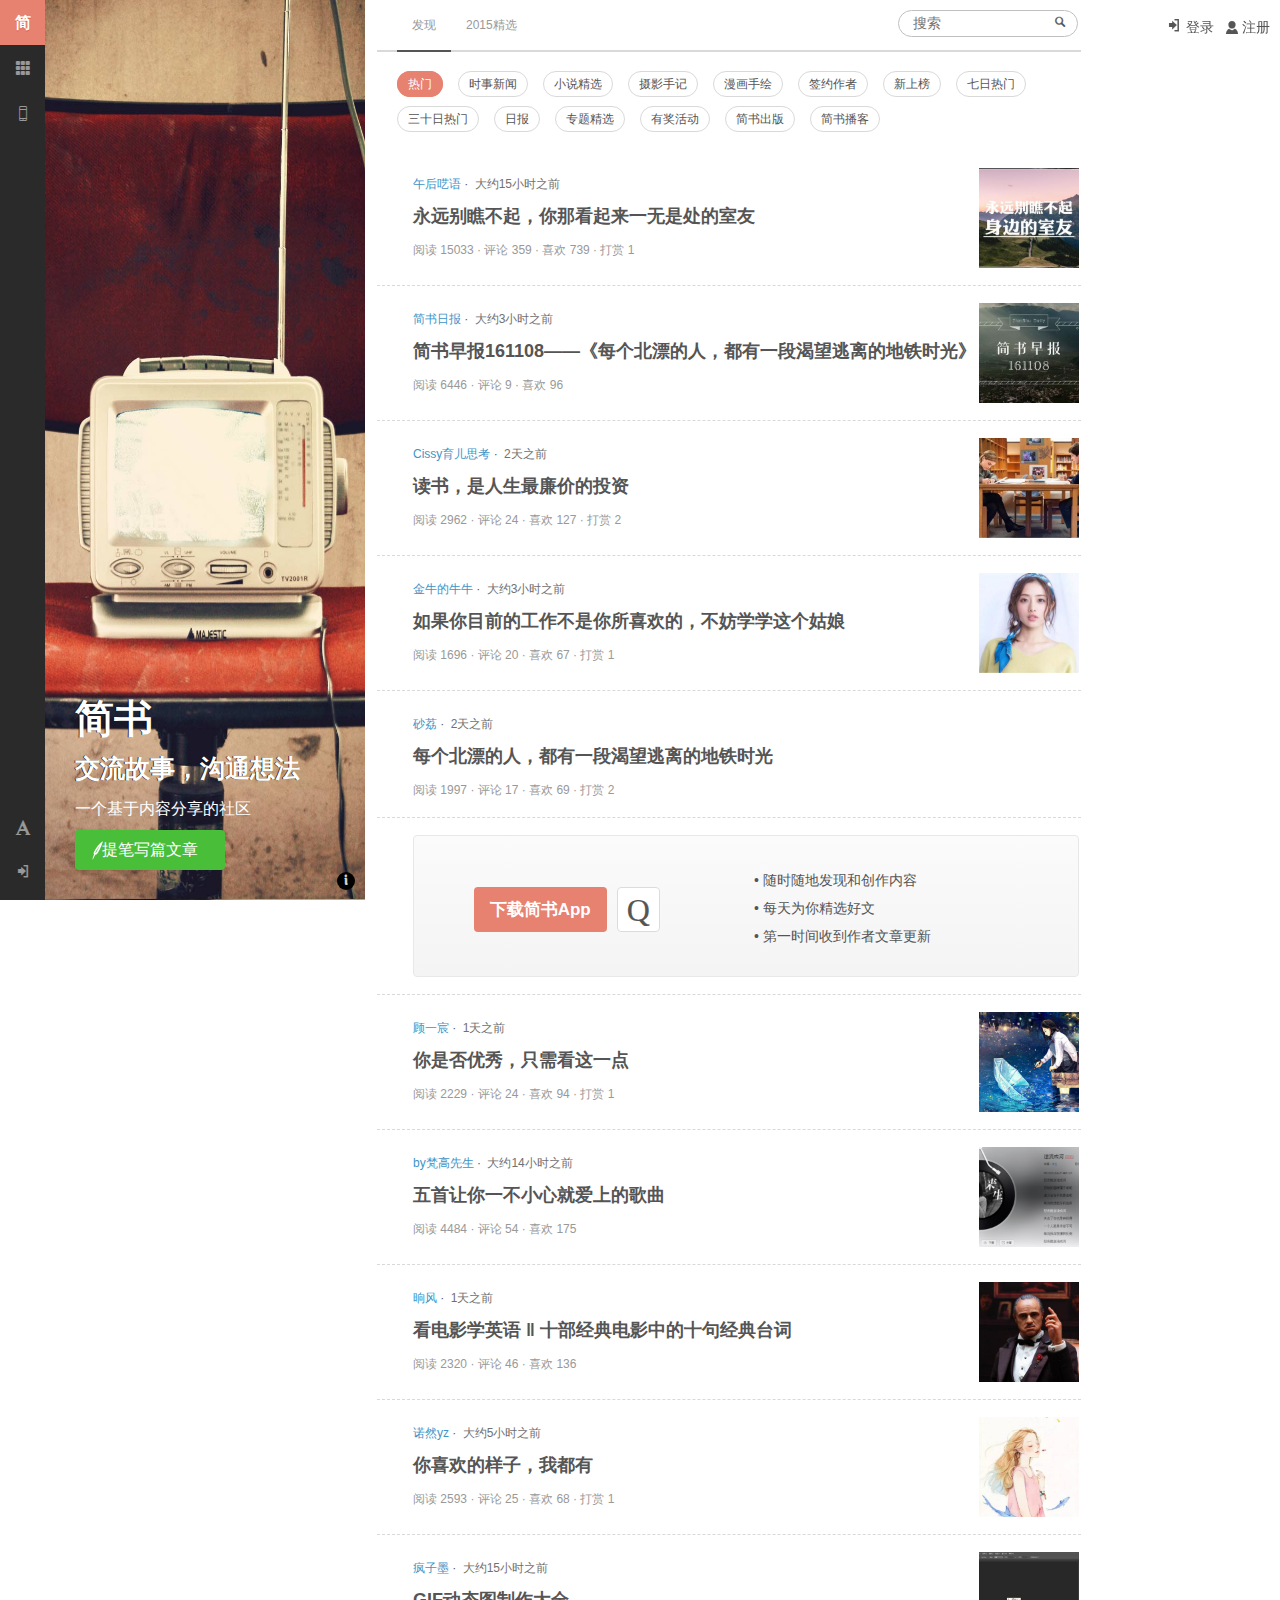
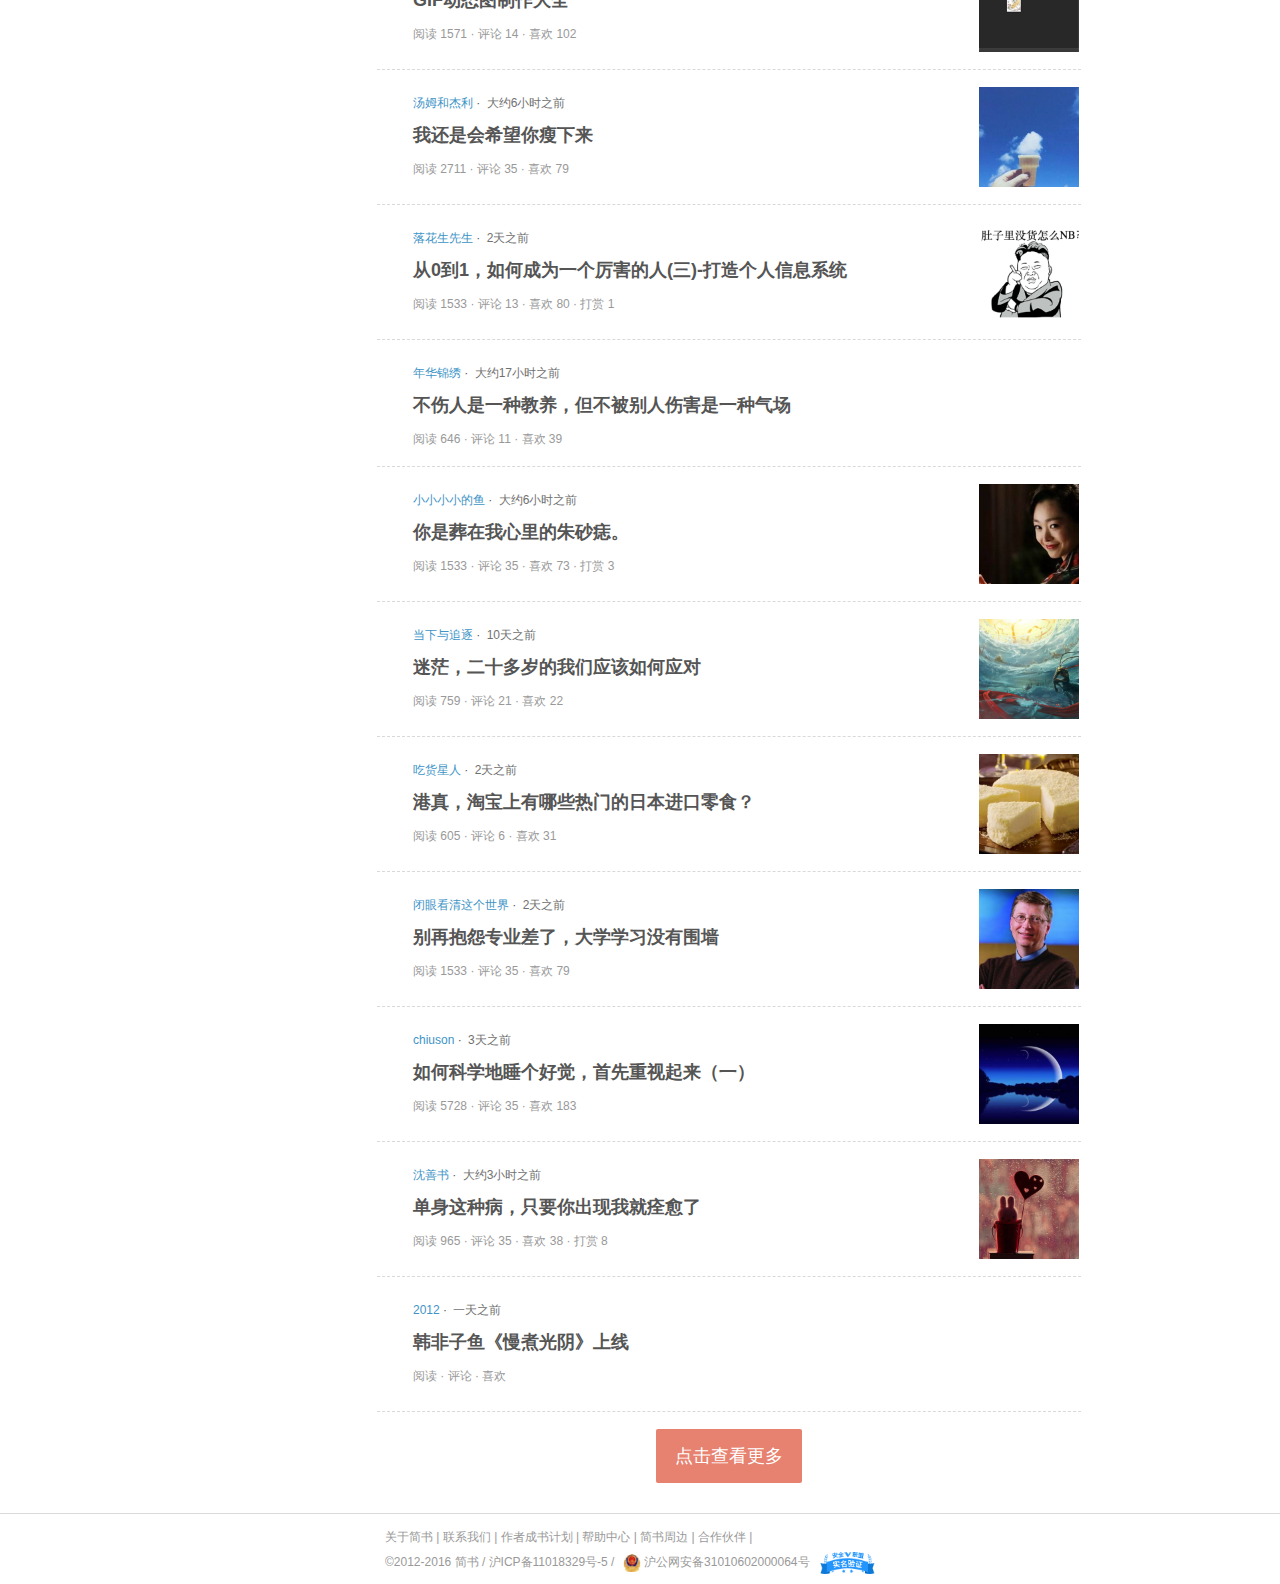
<file: index.html>
<!DOCTYPE html>
<html ng-app="jianshu">

	<head>
		<meta charset="utf-8" />
		<meta name="viewport" content="width=device-width, initial-scale=1, maximum-scale=1">
		<meta http-equiv="X-UA-Compatible" content="IE=edge,chrome=1">

		<title>首页 - 简书</title>
		<link rel="icon" href="img/favicon.ico">
		<link rel="stylesheet" type="text/css" href="css/iconfont.css" />
		<link rel="stylesheet" type="text/css" href="css/left-navbar.css" />
		<link rel="stylesheet" href="css/leftPicture.css" />
		<link rel="stylesheet" href="css/footer.css" />
		<link rel="stylesheet" type="text/css" href="css/style.css" />
		<script src="js/jquery-3.1.0.min.js"></script>
		<script src="js/index.js"></script>
		<script src="js/login.js" type="text/javascript" charset="utf-8"></script>
		<script src="js/angular.min.js"></script>
		<script src="js/angular-route.min.js"></script>
		<script src="controller/list.js"></script>
	</head>

	<body>

		<!--右侧登录注册导航-->
		<div class="navbar-user">
			<a class="login" href="html/login.html">
				<!--此处需要字体图标-->
				<i class="iconfont icon-register">&#xe70e;</i> 注册
			</a>
			<a class="login" href="html/login.html">
				<!--此处需要字体图标-->
				<i class="iconfont icon-login">&#xe7dd;</i> 登录
			</a>
		</div>

		<!--小屏部分的头部登录等-->
		<div class="s-navbar-user">
			<div class="s-left">
				<a id="jian" class="s-jian" href="javascript:void(0)">简</a>
				<ul id="jian-list" class="s-jian-list">
					<li>
						<a href="index.html">
							<!--此处需要字体图标-->
							<i class="iconfont icon-home">&#xe705;</i>
							<span>首页</span>
						</a>
						<a href="javascript:void(0)">
							<!--此处需要字体图标-->
							<i class="iconfont icon-zt">&#xf000b;</i>
							<span>专题</span>
						</a>

					</li>
				</ul>
			
			</div>

			<div class="s-right">
				<a class="s-appDownload" href="javascript:void(0)">App下载</a>
				<a class="login" href="javascript:void(0)">
					<!--此处需要字体图标-->
					<i class="iconfont icon-register">&#xe70e;</i> 注册
				</a>
				<a class="login" href="html/login.html">
					<!--此处需要字体图标-->
					<i class="iconfont icon-login">&#xe7dd;</i> 登录
				</a>
				<a class="login" href="javascript:void(0)">
					<!--此处需要字体图标-->
					<i class="iconfont icon-login icon-yue">&#xe667;</i>
				</a>

			</div>
		</div>

		<!--左侧导航条-->
		<div class="left-navbar">
			<div class="ln-top">
				<a href="index.html" class="active">
					<b>简</b>
				</a>
				<a href="javascript:void(0)">
					<!--此处需要字体图标-->
					<i class="iconfont">&#xf000b;</i>
					<div class="zt">
						<span class="sanjiao"></span>
						<span class="zhuanti">专题</span>
					</div>
				</a>
				<a href="javascript:void(0)">
					<!--此处需要字体图标-->
					<i class="iconfont">&#xe65b;</i>
					<div class="jian">
						<span class="sanjiao"></span>
						<div class="jian-h">
							<img class="jian-p" src="img/jian.png" />
							<p class="title">简书</p>
							<p>交流故事，沟通想法</p>
							<img class="jian-er" src="img/jian-er.png" />
							<div class="jian-dow">

								<!--换成a标签莫名bug-->
								<b>iOS</b>
								<span>·</span>
								<b>Android</b>
							</div>
						</div>

					</div>
				</a>
			</div>

			<!--下边-->
			<div class="ln-bottom">
				<a href="javascript:void(0)">
					<!--此处需要字体图标-->
					<i class="iconfont">&#xe64b;</i>
				</a>
				<a href="html/login.html">
					<!--此处需要字体图标-->
					<i class="iconfont">&#xe7dd;</i>
				</a>
			</div>
		</div>

		<div ng-controller="jsCtrl" class="box">
			<!--左侧展示图-->
			<div class="left-pic">
				<div class="l-picture">
					<img src="img/shouye.jpg" alt="/" />
				</div>

				<div class="des">
					<h1>简书</h1>
					<h3>交流故事，沟通想法</h3>
					<p>一个基于内容分享的社区</p>
					<a class="btn bi" href="javascript:void(0)"> 提笔写篇文章</a>
				</div>
				<!--右下角i图标-->
				<div class="info-img">
					<!--此处需要字体图标-->
					<i class="iconfont icon-i">&#x3599;</i>
					<div class="info">
						<span>photo by </span>
						<a href="javascript:void(0)">linlis</a>

					</div>
				</div>
			</div>

			<!--右侧内容部分-->
			<div class="content clear">
				<div class="clear"></div>
				<div class="page-title">
					<div class="clear"></div>
					<ul class="nav">

						<li class="active">
							<a id="find-f" href="javascript:void(0)">发现</a>
						</li>
						<li class="find">
							<a href="html/2015jingxuan.html">2015精选</a>
						</li>
						<li class="search">
							<form action="/" method="post">
								<input type="text" name="search" id="search" placeholder="搜索" />
								<span class="search-icon">
<!--此处需要字体图标-->								
								<i class="iconfont">&#xe60c;</i>
							</span>
							</form>

						</li>
					</ul>
				</div>
				<div class="clear"></div>

				<div class="list-container clear">
					<div class="clear"></div>
					<!--title标签-->
					<ul class="list-title clear">
						<li  ng-click="changeUrl('hot')" class="active">
							<a id="hot" href="javascript:void(0)">热门</a>
						</li>
						<li ng-click="changeUrl('nowNews')">
							<a href="javascript:void(0)">时事新闻</a>
						</li>
						<li ng-click="changeUrl('novels')">
							<a href="javascript:void(0)">小说精选</a>
						</li>
						<li ng-click="changeUrl('photograph')">
							<a href="javascript:void(0)">摄影手记</a>
						</li>
						<li>
							<a href="javascript:void(0)">漫画手绘</a>
						</li>
						<li>
							<a href="javascript:void(0)">签约作者</a>
						</li>
						<li>
							<a href="javascript:void(0)">新上榜</a>
						</li>
						<li>
							<a href="javascript:void(0)">七日热门</a>
						</li>
						<li>
							<a href="javascript:void(0)">三十日热门</a>
						</li>
						<li>
							<a href="javascript:void(0)">日报</a>
						</li>
						<li>
							<a href="javascript:void(0)">专题精选</a>
						</li>
						<li>
							<a href="javascript:void(0)">有奖活动</a>
						</li>
						<li>
							<a href="javascript:void(0)">简书出版</a>
						</li>
						<li>
							<a href="javascript:void(0)">简书播客</a>
						</li>
					</ul>
					<!--文章标题部分-->

					<ul ng-include="url"  id="list-article" class="list-article clear">
						
					</ul>
						


					<div class="load-more">
						<button>
							<span>点击查看更多</span>
						</button>
					</div>

				</div>

			</div>

		</div>

		<!--footer-->
		<footer>
			<div class="footer-l">
				<p>
					<a href="http://www.jianshu.com/collection/jppzD2" target="_blank">关于简书</a> |
					<a target="_blank" href="javascript:void(0)">联系我们</a> |
					<a href="http://www.jianshu.com/collection/fc488cd78374" target="_blank">作者成书计划</a> |
					<a href="http://www.jianshu.com/notebooks/547/latest" target="_blank">帮助中心</a> |
					<a href="http://jianshucom.taobao.com/" target="_blank">简书周边</a> |
					<a href="http://www.jianshu.com/p/cabc8fa39830">合作伙伴</a> |
				</p>
				<p>©2012-2016
					<a href="/" target="_blank">简书</a> / 沪ICP备11018329号-5 /
					<a target="_blank" href="http://www.beian.gov.cn/portal/registerSystemInfo?recordcode=31010602000064">
						<img style="width: 18px; height: 18px" src="img/beianbgs-8077429238867bbe0d8c66a2a3c298af.png" alt="Beianbgs"> 沪公网安备31010602000064号
					</a>
					<a href="http://v.pinpaibao.com.cn/authenticate/cert/?site=www.jianshu.com&amp;at=realname" target="_blank">
						<img src="img/sm_83x30.png" alt="安全联盟认证" width="83" height="30" style="border: none;">
					</a>
				</p>
			</div>

			<div class="footer-r">
				<div class="app-download-btn">
					<a href="javascript:void(0)">
						<img src="img/ios-bf05821ad054ccfb594fcc43a92a3753.png" alt="Ios">
					</a>
					<a href="javascript:void(0)">
						<img src="img/android-63f9ad04e8805deae8d8e93ee45c5a2d.png" alt="Android">
					</a>
				</div>
				<div>
					关注我们:
					<a href="http://weibo.com/jianshuio" target="_blank">
						<!--此处需要字体图标-->
						<i class="iconfont icon-weibo">&#xe661;</i>
					</a>
					<a class="weixin" href="javascript:void(0)" data-toggle="modal">
						<!--此处需要字体图标-->
						<i class="iconfont icon-weixin">&#x3488;</i>
					</a>
					<a href="https://twitter.com/jianshucom" target="_blank">
						<!--此处需要字体图标-->
						<i class="iconfont icon-twitter">&#xe609;</i>
					</a>
				</div>
			</div>

		</footer>
	
	</body>

	<!--文章标题列表中app下载部分关于屏幕的调整-->
	<script src="js/guide-wrap.js"></script>

</html>
</file>
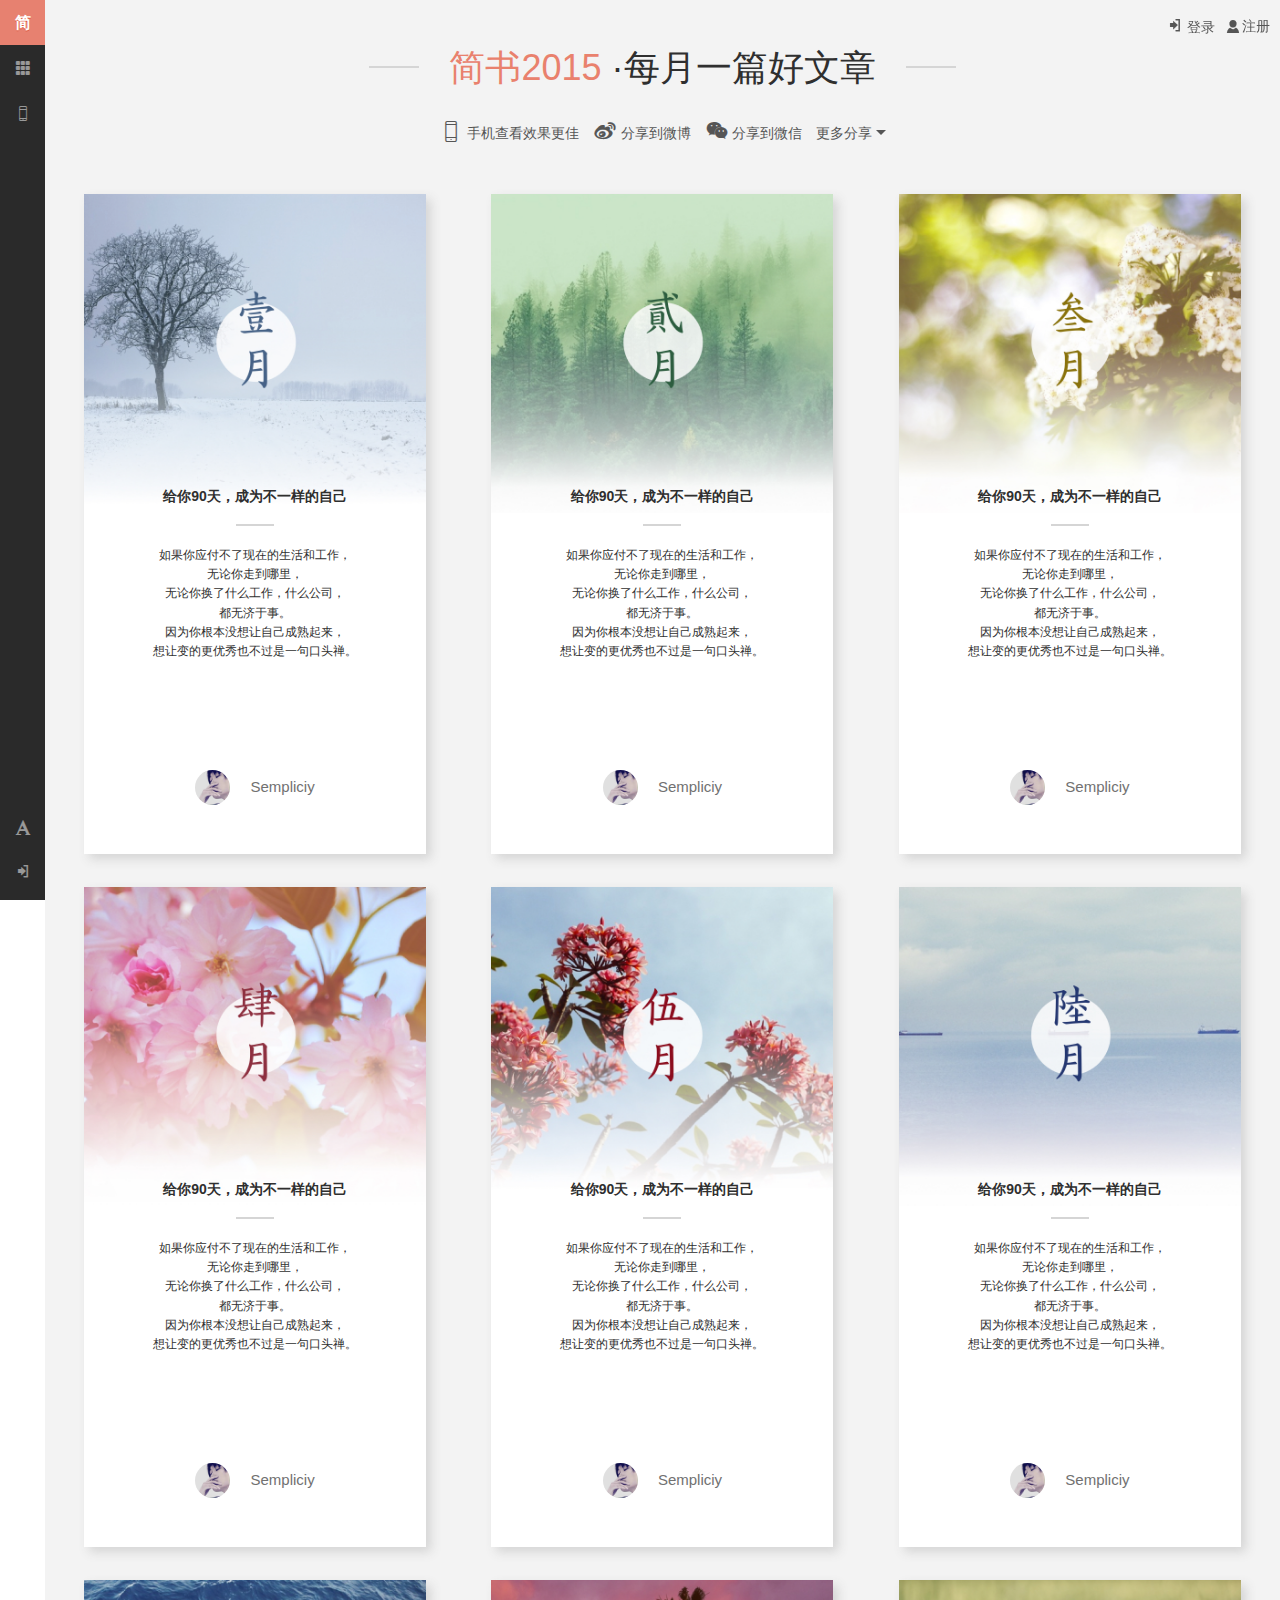
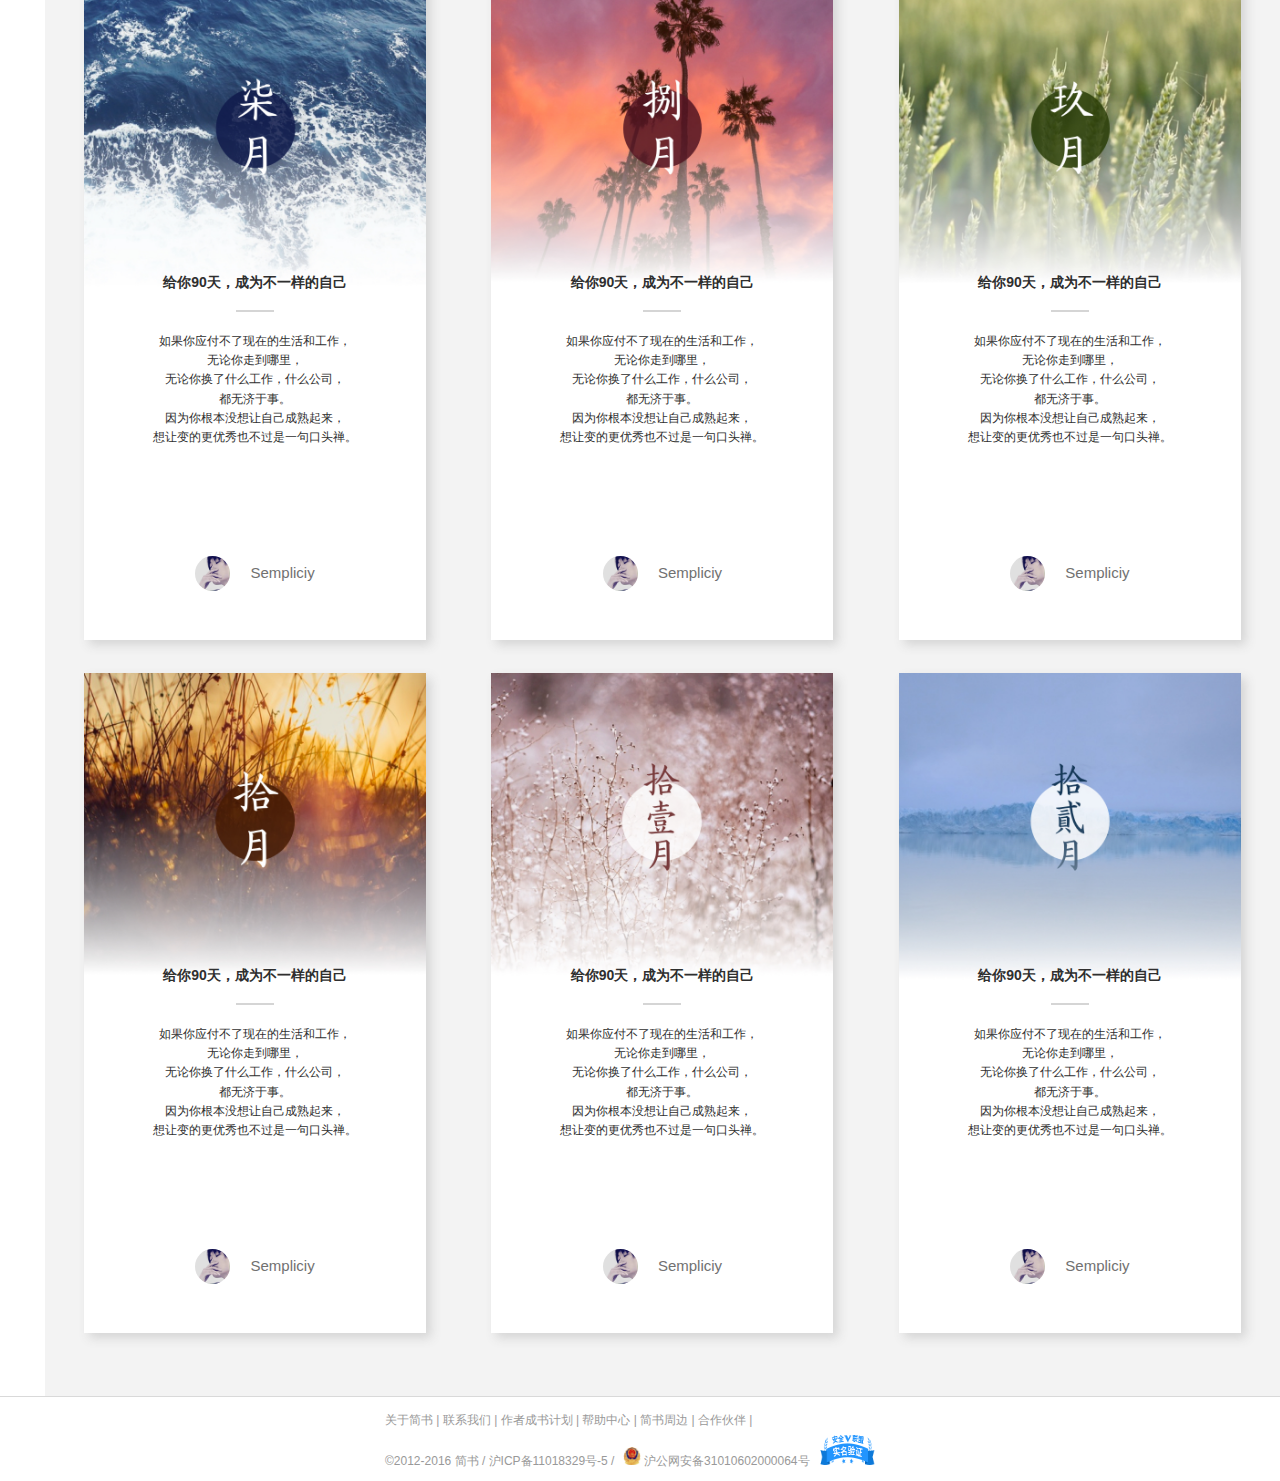
<file: html/2015jingxuan.html>
<!DOCTYPE html>
<html ng-app="jianshu">

	<head>
		<meta charset="utf-8" />
		<meta name="viewport" content="width=device-width, initial-scale=1, maximum-scale=1">
		<meta http-equiv="X-UA-Compatible" content="IE=edge,chrome=1">

		<title>每月一篇好文章- 简书</title>
		<link rel="icon" href="../img/favicon.ico">
		<link rel="stylesheet" type="text/css" href="../css/iconfont.css" />
		<link rel="stylesheet" type="text/css" href="../css/left-navbar.css" />
		<link rel="stylesheet" href="../css/jingxuan.css" />
		<link rel="stylesheet" href="../css/footer.css" />
		<script src="../js/jquery-3.1.0.min.js"></script>
		<script src="../js/guide-wrap.js" type="text/javascript" charset="utf-8"></script>
		<script src="../js/angular.min.js"></script>
		<script src="../js/angular-route.min.js"></script>
		<script src="../controller/list.js"></script>

	</head>

	<body ng-controller="left-navbar">

		<!--通过ng-include引入左侧导航栏-->
		<div ng-include="url"></div>
		<!--通过ng-include引入右侧登录栏-->
		<div ng-include="url1"></div>
		<!--通过ng-include引入小屏头部登录-->
		<div ng-include="url2"></div>

		<div class="main">
			<div class="box">
				<div class="swiper-container">
					<!--标题-->
					<div class="title-container">
						<span class="line"></span>
						<span>简书2015</span>
						<span class="title">·每月一篇好文章</span>
						<span class="line"></span>
					</div>
					<!--分享-->
					<div class="share-container">
						<span class="item phone">
							<i class="iconfont">&#xe65b;</i>
							手机查看效果更佳
						</span>
						<a href="javascript:void(0)" class="item">
							<i class="iconfont">&#xe661;</i> 分享到微博
						</a>
						<span class="item phone">
							<i class="iconfont">&#x3488;</i>
							分享到微信
						</span>
						<span class="item more">
							更多分享
							<i class="iconfont"></i>
							
						</span>
					</div>
					<!--主内容-->
					<div class="swiper-wrapper">
						<div class="swiper-slide page1">
							<div class="pan">
								<div class="article">
								<div class="article-title">给你90天，成为不一样的自己</div>
								<div class="line"></div>
								<div class="content">
									如果你应付不了现在的生活和工作，
									<br>
									无论你走到哪里，
									<br>
									无论你换了什么工作，什么公司，
									<br>
									都无济于事。
									<br>
									因为你根本没想让自己成熟起来，
									<br>
									想让变的更优秀也不过是一句口头禅。
								</div>

								</div>
								<div class="author">
									<img class="icon" src="../img/e028b3faa97b.png"/>
									<span class="name">Sempliciy</span>
								</div>
							
								<a href="javascript:void(0)" class="mask">
									<button class="btn read-more">阅读全文 ></button>
								</a>

							</div>
							
						</div>
					
						<div class="swiper-slide page2">
							<div class="pan">
								<div class="article">
								<div class="article-title">给你90天，成为不一样的自己</div>
								<div class="line"></div>
								<div class="content">
									如果你应付不了现在的生活和工作，
									<br>
									无论你走到哪里，
									<br>
									无论你换了什么工作，什么公司，
									<br>
									都无济于事。
									<br>
									因为你根本没想让自己成熟起来，
									<br>
									想让变的更优秀也不过是一句口头禅。
								</div>

								</div>
								<div class="author">
									<img class="icon" src="../img/e028b3faa97b.png"/>
									<span class="name">Sempliciy</span>
								</div>
							
								<a href="javascript:void(0)" class="mask">
									<button class="btn read-more">阅读全文 ></button>
								</a>

							</div>
							
						</div>
					
						<div class="swiper-slide page3">
							<div class="pan">
								<div class="article">
								<div class="article-title">给你90天，成为不一样的自己</div>
								<div class="line"></div>
								<div class="content">
									如果你应付不了现在的生活和工作，
									<br>
									无论你走到哪里，
									<br>
									无论你换了什么工作，什么公司，
									<br>
									都无济于事。
									<br>
									因为你根本没想让自己成熟起来，
									<br>
									想让变的更优秀也不过是一句口头禅。
								</div>

								</div>
								<div class="author">
									<img class="icon" src="../img/e028b3faa97b.png"/>
									<span class="name">Sempliciy</span>
								</div>
							
								<a href="javascript:void(0)" class="mask">
									<button class="btn read-more">阅读全文 ></button>
								</a>

							</div>
							
						</div>
					
						<div class="swiper-slide page4">
							<div class="pan">
								<div class="article">
								<div class="article-title">给你90天，成为不一样的自己</div>
								<div class="line"></div>
								<div class="content">
									如果你应付不了现在的生活和工作，
									<br>
									无论你走到哪里，
									<br>
									无论你换了什么工作，什么公司，
									<br>
									都无济于事。
									<br>
									因为你根本没想让自己成熟起来，
									<br>
									想让变的更优秀也不过是一句口头禅。
								</div>

								</div>
								<div class="author">
									<img class="icon" src="../img/e028b3faa97b.png"/>
									<span class="name">Sempliciy</span>
								</div>
							
								<a href="javascript:void(0)" class="mask">
									<button class="btn read-more">阅读全文 ></button>
								</a>

							</div>
							
						</div>
					
						<div class="swiper-slide page5">
							<div class="pan">
								<div class="article">
								<div class="article-title">给你90天，成为不一样的自己</div>
								<div class="line"></div>
								<div class="content">
									如果你应付不了现在的生活和工作，
									<br>
									无论你走到哪里，
									<br>
									无论你换了什么工作，什么公司，
									<br>
									都无济于事。
									<br>
									因为你根本没想让自己成熟起来，
									<br>
									想让变的更优秀也不过是一句口头禅。
								</div>

								</div>
								<div class="author">
									<img class="icon" src="../img/e028b3faa97b.png"/>
									<span class="name">Sempliciy</span>
								</div>
							
								<a href="javascript:void(0)" class="mask">
									<button class="btn read-more">阅读全文 ></button>
								</a>

							</div>
							
						</div>
					
						<div class="swiper-slide page6">
							<div class="pan">
								<div class="article">
								<div class="article-title">给你90天，成为不一样的自己</div>
								<div class="line"></div>
								<div class="content">
									如果你应付不了现在的生活和工作，
									<br>
									无论你走到哪里，
									<br>
									无论你换了什么工作，什么公司，
									<br>
									都无济于事。
									<br>
									因为你根本没想让自己成熟起来，
									<br>
									想让变的更优秀也不过是一句口头禅。
								</div>

								</div>
								<div class="author">
									<img class="icon" src="../img/e028b3faa97b.png"/>
									<span class="name">Sempliciy</span>
								</div>
							
								<a href="javascript:void(0)" class="mask">
									<button class="btn read-more">阅读全文 ></button>
								</a>

							</div>
							
						</div>
					
						<div class="swiper-slide page7">
							<div class="pan">
								<div class="article">
								<div class="article-title">给你90天，成为不一样的自己</div>
								<div class="line"></div>
								<div class="content">
									如果你应付不了现在的生活和工作，
									<br>
									无论你走到哪里，
									<br>
									无论你换了什么工作，什么公司，
									<br>
									都无济于事。
									<br>
									因为你根本没想让自己成熟起来，
									<br>
									想让变的更优秀也不过是一句口头禅。
								</div>

								</div>
								<div class="author">
									<img class="icon" src="../img/e028b3faa97b.png"/>
									<span class="name">Sempliciy</span>
								</div>
							
								<a href="javascript:void(0)" class="mask">
									<button class="btn read-more">阅读全文 ></button>
								</a>

							</div>
							
						</div>
					
						<div class="swiper-slide page8">
							<div class="pan">
								<div class="article">
								<div class="article-title">给你90天，成为不一样的自己</div>
								<div class="line"></div>
								<div class="content">
									如果你应付不了现在的生活和工作，
									<br>
									无论你走到哪里，
									<br>
									无论你换了什么工作，什么公司，
									<br>
									都无济于事。
									<br>
									因为你根本没想让自己成熟起来，
									<br>
									想让变的更优秀也不过是一句口头禅。
								</div>

								</div>
								<div class="author">
									<img class="icon" src="../img/e028b3faa97b.png"/>
									<span class="name">Sempliciy</span>
								</div>
							
								<a href="javascript:void(0)" class="mask">
									<button class="btn read-more">阅读全文 ></button>
								</a>

							</div>
							
						</div>
					
						<div class="swiper-slide page9">
							<div class="pan">
								<div class="article">
								<div class="article-title">给你90天，成为不一样的自己</div>
								<div class="line"></div>
								<div class="content">
									如果你应付不了现在的生活和工作，
									<br>
									无论你走到哪里，
									<br>
									无论你换了什么工作，什么公司，
									<br>
									都无济于事。
									<br>
									因为你根本没想让自己成熟起来，
									<br>
									想让变的更优秀也不过是一句口头禅。
								</div>

								</div>
								<div class="author">
									<img class="icon" src="../img/e028b3faa97b.png"/>
									<span class="name">Sempliciy</span>
								</div>
							
								<a href="javascript:void(0)" class="mask">
									<button class="btn read-more">阅读全文 ></button>
								</a>

							</div>
							
						</div>
					
						<div class="swiper-slide page10">
							<div class="pan">
								<div class="article">
								<div class="article-title">给你90天，成为不一样的自己</div>
								<div class="line"></div>
								<div class="content">
									如果你应付不了现在的生活和工作，
									<br>
									无论你走到哪里，
									<br>
									无论你换了什么工作，什么公司，
									<br>
									都无济于事。
									<br>
									因为你根本没想让自己成熟起来，
									<br>
									想让变的更优秀也不过是一句口头禅。
								</div>

								</div>
								<div class="author">
									<img class="icon" src="../img/e028b3faa97b.png"/>
									<span class="name">Sempliciy</span>
								</div>
							
								<a href="javascript:void(0)" class="mask">
									<button class="btn read-more">阅读全文 ></button>
								</a>

							</div>
							
						</div>
					
						<div class="swiper-slide page11">
							<div class="pan">
								<div class="article">
								<div class="article-title">给你90天，成为不一样的自己</div>
								<div class="line"></div>
								<div class="content">
									如果你应付不了现在的生活和工作，
									<br>
									无论你走到哪里，
									<br>
									无论你换了什么工作，什么公司，
									<br>
									都无济于事。
									<br>
									因为你根本没想让自己成熟起来，
									<br>
									想让变的更优秀也不过是一句口头禅。
								</div>

								</div>
								<div class="author">
									<img class="icon" src="../img/e028b3faa97b.png"/>
									<span class="name">Sempliciy</span>
								</div>
							
								<a href="javascript:void(0)" class="mask">
									<button class="btn read-more">阅读全文 ></button>
								</a>

							</div>
							
						</div>
					
						<div class="swiper-slide page12">
							<div class="pan">
								<div class="article">
								<div class="article-title">给你90天，成为不一样的自己</div>
								<div class="line"></div>
								<div class="content">
									如果你应付不了现在的生活和工作，
									<br>
									无论你走到哪里，
									<br>
									无论你换了什么工作，什么公司，
									<br>
									都无济于事。
									<br>
									因为你根本没想让自己成熟起来，
									<br>
									想让变的更优秀也不过是一句口头禅。
								</div>

								</div>
								<div class="author">
									<img class="icon" src="../img/e028b3faa97b.png"/>
									<span class="name">Sempliciy</span>
								</div>
							
								<a href="javascript:void(0)" class="mask">
									<button class="btn read-more">阅读全文 ></button>
								</a>

							</div>
							
						</div>
					
					
					
					
					</div>
				</div>

			</div>
		</div>

		<!--通过ng-include引入footer-->
		<div ng-include="url3"></div>

		
	</body>

</html>
</file>
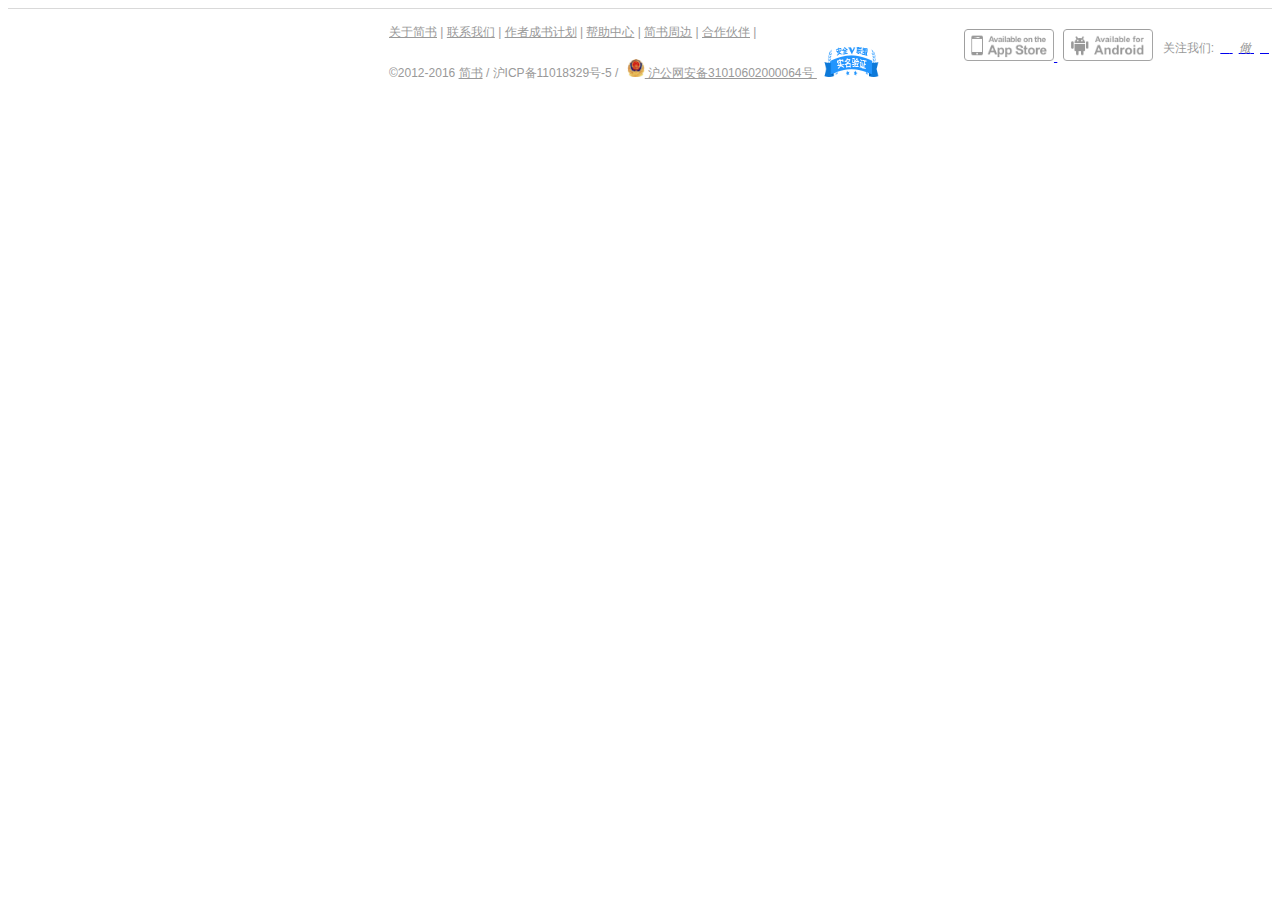
<file: html/footer.html>
<!DOCTYPE html>
<html>

	<head>
		<meta charset="UTF-8">
		<link rel="stylesheet" type="text/css" href="../css/footer.css"/>
	</head>

	<footer>
		<div class="footer-l">
			<p>
				<a href="http://www.jianshu.com/collection/jppzD2" target="_blank">关于简书</a> |
				<a target="_blank" href="javascript:void(0)">联系我们</a> |
				<a href="http://www.jianshu.com/collection/fc488cd78374" target="_blank">作者成书计划</a> |
				<a href="http://www.jianshu.com/notebooks/547/latest" target="_blank">帮助中心</a> |
				<a href="http://jianshucom.taobao.com/" target="_blank">简书周边</a> |
				<a href="http://www.jianshu.com/p/cabc8fa39830">合作伙伴</a> |
			</p>
			<p>©2012-2016
				<a href="/" target="_blank">简书</a> / 沪ICP备11018329号-5 /
				<a target="_blank" href="http://www.beian.gov.cn/portal/registerSystemInfo?recordcode=31010602000064">
					<img style="width: 18px; height: 18px" src="../img/beianbgs-8077429238867bbe0d8c66a2a3c298af.png" alt="Beianbgs"> 沪公网安备31010602000064号
				</a>
				<a href="http://v.pinpaibao.com.cn/authenticate/cert/?site=www.jianshu.com&amp;at=realname" target="_blank">
					<img src="../img/sm_83x30.png" alt="安全联盟认证" width="83" height="30" style="border: none;">
				</a>
			</p>
		</div>

		<div class="footer-r">
			<div class="app-download-btn">
				<a href="javascript:void(0)">
					<img src="../img/ios-bf05821ad054ccfb594fcc43a92a3753.png" alt="Ios">
				</a>
				<a href="javascript:void(0)">
					<img src="../img/android-63f9ad04e8805deae8d8e93ee45c5a2d.png" alt="Android">
				</a>
			</div>
			<div>
				关注我们:
				<a href="http://weibo.com/jianshuio" target="_blank">
					<!--此处需要字体图标-->
					<i class="iconfont icon-weibo">&#xe661;</i>
				</a>
				<a class="weixin" href="javascript:void(0)" data-toggle="modal">
					<!--此处需要字体图标-->
					<i class="iconfont icon-weixin">&#x3488;</i>
				</a>
				<a href="https://twitter.com/jianshucom" target="_blank">
					<!--此处需要字体图标-->
					<i class="iconfont icon-twitter">&#xe609;</i>
				</a>
			</div>
		</div>

	</footer>

	<body>
	</body>

</html>
</file>
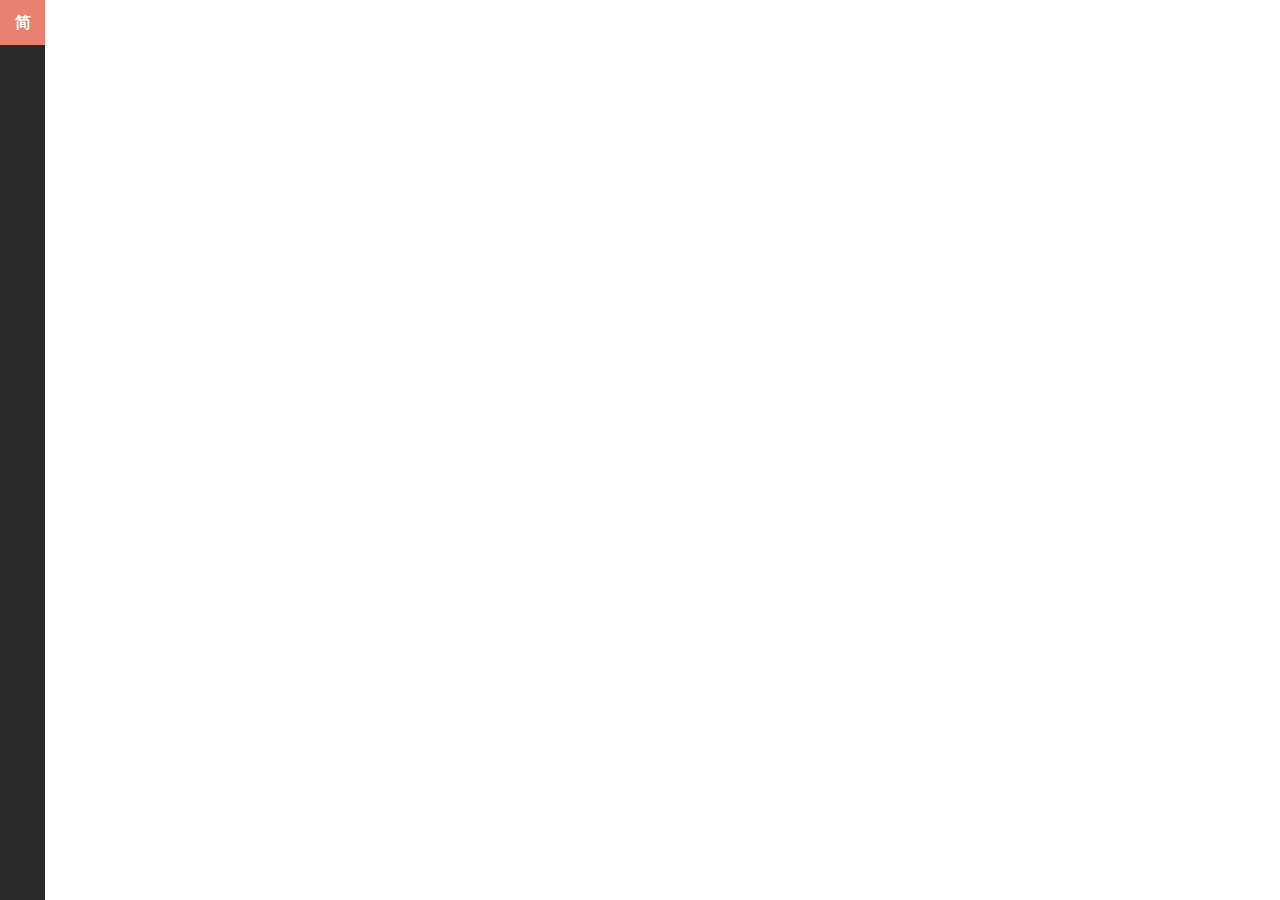
<file: html/left-navbar.html>
<!DOCTYPE html>
<html>

	<head>
		<meta charset="utf-8" />

		<link rel="stylesheet" type="text/css" href="../css/left-navbar.css" />
		<link rel="stylesheet" type="text/css" href="../css/login.css"/>

	</head>

	<body>

		<div class="left-navbar">
			<div class="ln-top">
				<a href="../index.html" class="active">
					<b>简</b>
				</a>
				<a href="javascript:void(0)">
					<!--此处需要字体图标-->
					<i class="iconfont">&#xf000b;</i>
					<div class="zt">
						<span class="sanjiao"></span>
						<span class="zhuanti">专题</span>
					</div>
				</a>
				<a href="javascript:void(0)">
					<!--此处需要字体图标-->
					<i class="iconfont">&#xe65b;</i>
					<div class="jian">
						<span class="sanjiao"></span>
						<div class="jian-h">
							<img class="jian-p" src="../img/jian.png" />
							<p class="title">简书</p>
							<p>交流故事，沟通想法</p>
							<img class="jian-er" src="../img/jian-er.png" />
							<div class="jian-dow">

								<!--换成a标签莫名bug-->
								<b>iOS</b>
								<span>·</span>
								<b>Android</b>
							</div>
						</div>

					</div>
				</a>
			</div>

			<!--下边-->
			<div class="ln-bottom">
				<a href="javascript:void(0)">
					<!--此处需要字体图标-->
					<i class="iconfont">&#xe64b;</i>
				</a>
				<div class="denglu">
					<a href="javascript:void(0)">
					<!--此处需要字体图标-->
						<i class="iconfont">&#xe7dd;</i>
					</a>
				</div>
			</div>
		</div>

	</body>

</html>
</file>
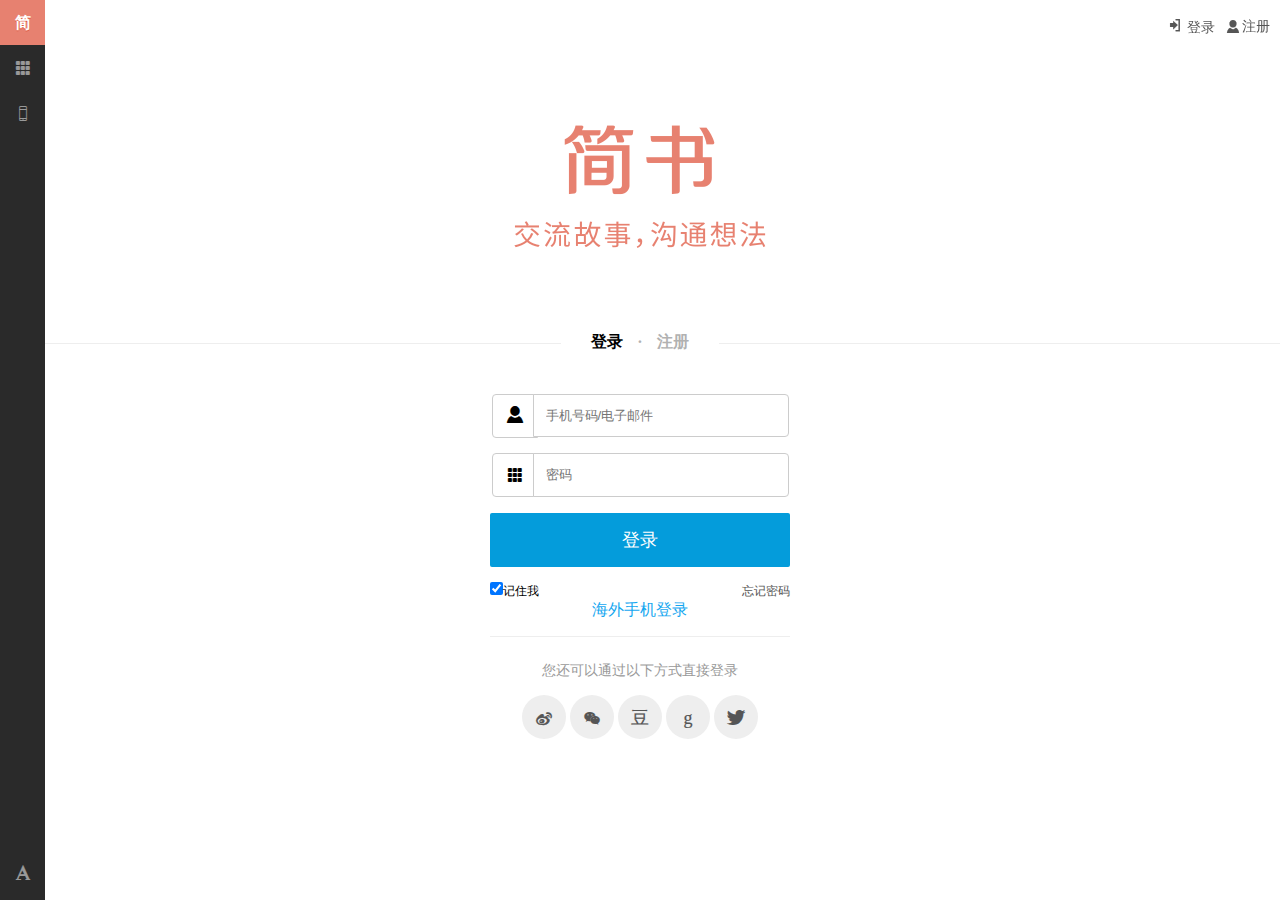
<file: html/login.html>
<!DOCTYPE html>
<html ng-app="jianshu">

	<head>
		<meta charset="utf-8" />
		<meta name="viewport" content="width=device-width, initial-scale=1, maximum-scale=1">
		<meta http-equiv="X-UA-Compatible" content="IE=edge,chrome=1">

		<title>首页</title>
		<link rel="icon" href="../img/favicon.ico">
		<link rel="stylesheet" href="../css/login.css" />
		<script src="../js/angular.min.js" type="text/javascript" charset="utf-8"></script>
		<script src="../js/angular-route.min.js" type="text/javascript" charset="utf-8"></script>
		<script src="../controller/list.js" type="text/javascript" charset="utf-8"></script>
		<script src="../js/jquery-3.1.0.min.js" type="text/javascript" charset="utf-8"></script>
		<script src="../js/login.js" type="text/javascript" charset="utf-8"></script>

	</head>

	<body ng-controller="left-navbar">
		<!--通过ng-include引入左侧导航栏-->
		<div ng-include="url"></div>
		<!--通过ng-include引入右侧登录栏-->
		<div ng-include="url1"></div>
		<!--通过ng-include引入小屏头部登录-->
		<div ng-include="url2"></div>

		<!--登录页中间部分-->
		<div class="login-page">
			<!--图片logo-->
			<div class="logo">
				<img src="../img/img_logo-25ff4bee2e56411470b83c636a7a0dad.png" />
			</div>
			<!--标题-->
			<h4 class="title">
				<span>
					<a id="dl" class="active" href="javascript:void(0)">登录</a>
					<b>·</b>
					<a id="zc" href="javascript:void(0)">注册</a>
				</span>
			</h4>
			<!--表单-->
			<div class="content content-dl">
				<div class="sign">
					<form action="../index.html" method="get">
						<div class="input userID">
							<span>
								<i class="iconfont">&#xe70e;</i>
							</span>
							<input type="text" placeholder="手机号码/电子邮件"/>
						</div>
						<div class="input password">
							<span>
								<i class="iconfont">&#xf000b;</i>
							</span>
							<input type="text" placeholder="密码" />
						</div>

						<button class="loginButton" type="submit">
							<span class="button-s">登录</span>
						</button>
						<div class="form-text">
							<input type="checkbox" checked="checked" />记住我
							<a href="javascript:void(0)">忘记密码</a>
						</div>
						<div class="other">
							<a href="javascript:void(0)">海外手机登录</a>
						</div>
					</form>
				</div>

			</div>

			<div class="content content2 content-zc">
				<form action="../index.html" method="get">
					<div class="input userID">
						<span>
							<i class="iconfont">&#xe65b;</i>
						</span>
						<input type="text" placeholder="你的邮箱地址" />
					</div>
					<div class="input userID">
						<span>
							<i class="iconfont">&#xe70e;</i>
						</span>
						<input type="text" placeholder="选一个昵称" />
					</div>
					<div class="input password">
						<span>
							<i class="iconfont">&#xf000b;</i>
						</span>
						<input type="text" placeholder="输入密码" />
					</div>

					<button class="loginButton" type="submit">
						<span class="button-s">注册</span>
					</button>

					<p class="sign_up_msg">
						点击 “注册” 或下方社交登录按钮，即表示您同意并愿意遵守简书
						<a href="http://www.jianshu.com/p/c44d171298ce">用户协议</a> 和
						<a href="http://www.jianshu.com/p/2ov8x3">隐私政策</a> 
						。
					</p>

				</form>
			</div>

			<div class="login-sns">
				<p>您还可以通过以下方式直接登录</p>
				<ul class="login-list">
					<li class="weibo">
						<a href="javascript:void(0)">
							<i class="iconfont">&#xe661;</i>
						</a>
					</li>
					<li class="weixin">
						<a href="javascript:void(0)">
							<i class="iconfont">&#x3488;</i>
						</a>
					</li>
					<li class="dou">
						<a href="javascript:void(0)">
							<i class="iconfont">豆</i>
						</a>
					</li>
					<li class="google">
						<a href="javascript:void(0)">
							<i class="iconfont">g</i>
						</a>
					</li>
					<li class="tui">
						<a href="javascript:void(0)">
							<i class="iconfont">&#xe609;</i>
						</a>
					</li>

				</ul>
			</div>

		</div>

	</body>

</html>
</file>
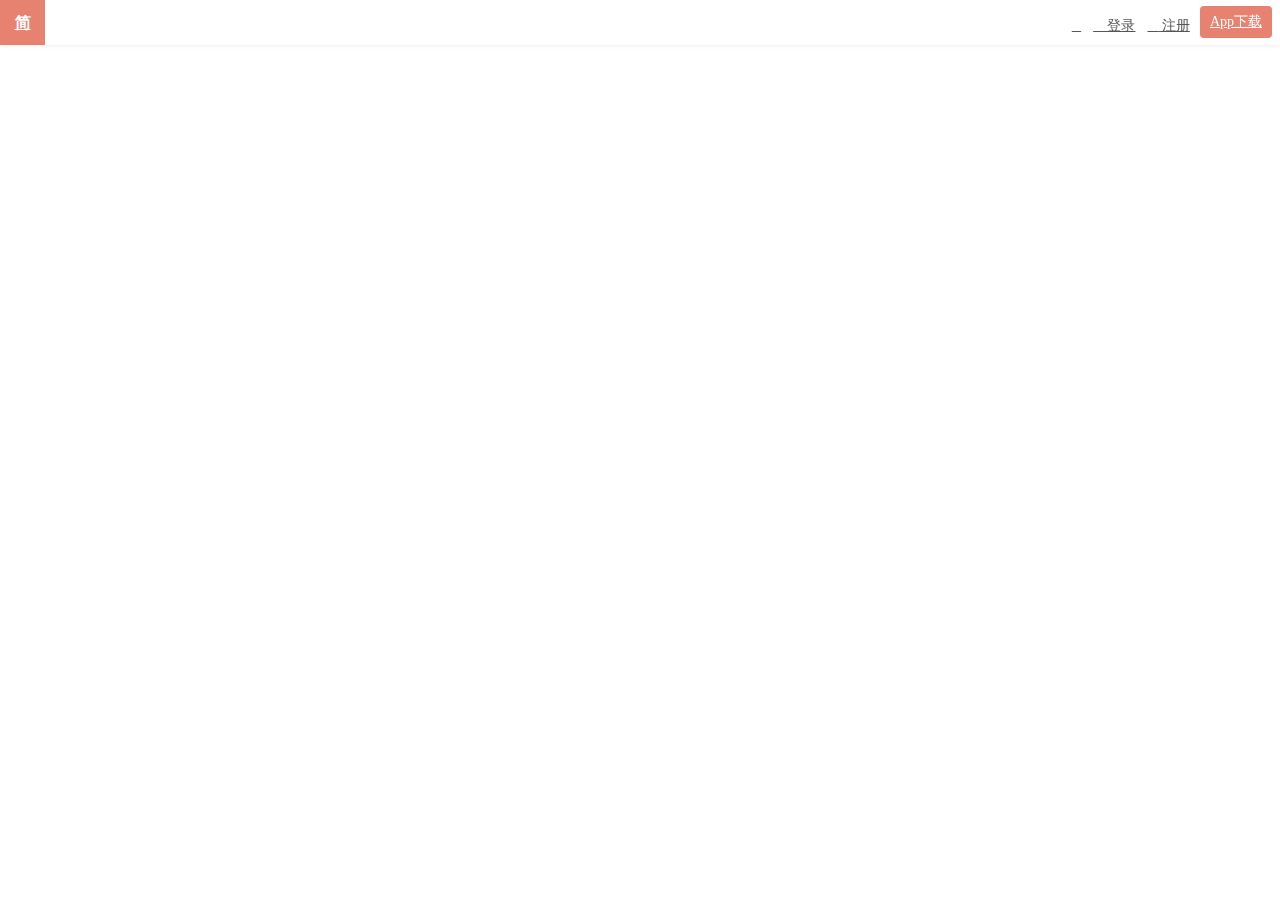
<file: html/s-top-navbar.html>
<!DOCTYPE html>
<html>
	<head>
		<meta charset="UTF-8">
		<title></title>
		<link rel="stylesheet" href="../css/s-top-nav.css" />
	</head>
	<body>
		<!--小屏部分的头部登录等-->
		<div class="s-navbar-user">
			<div class="s-left">
				<a id="jian" class="s-jian" href="javascript:void(0)">简</a>
				<ul id="jian-list" class="s-jian-list">
					<li>
						<a href="javascript:void(0)">
							<!--此处需要字体图标-->
							<i class="iconfont icon-home">&#xe705;</i>
							<span>首页</span>
						</a>
						<a href="javascript:void(0)">
							<!--此处需要字体图标-->
							<i class="iconfont icon-zt">&#xf000b;</i>
							<span>专题</span>
						</a>

					</li>
				</ul>
			</div>

			<div class="s-right">
				<a class="s-appDownload" href="javascript:void(0)">App下载</a>
				<a class="login" href="javascript:void(0)">
					<!--此处需要字体图标-->
					<i class="iconfont icon-register">&#xe70e;</i> 注册
				</a>
				<a class="login" href="javascript:void(0)">
					<!--此处需要字体图标-->
					<i class="iconfont icon-login">&#xe7dd;</i> 登录
				</a>
				<a class="login" href="javascript:void(0)">
					<!--此处需要字体图标-->
					<i class="iconfont icon-login icon-yue">&#xe667;</i>
				</a>

			</div>
		</div>


	</body>
</html>
</file>
<file: css/iconfont.css>
@charset "utf-8";


@font-face {
  font-family: 'iconfont';
  src: url('font/iconfont.eot');
  src: url('font/iconfont.eot?#iefix') format('embedded-opentype'),
  url('font/iconfont.woff') format('woff'),
  url('font/iconfont.ttf') format('truetype'),
  url('font/iconfont.svg#iconfont') format('svg');
}
/*第二步：定义使用iconfont的样式*/

.iconfont{
  font-family:"iconfont" !important;
  font-size:16px;font-style:normal;
  -webkit-font-smoothing: antialiased;
  -webkit-text-stroke-width: 0.2px;
  -moz-osx-font-smoothing: grayscale;
}
</file>
<file: css/left-navbar.css>
@charset "utf-8";
.left-navbar{
	position: fixed;
	left: 0;
	top: 0;
	width: 45px;
	height: 100%;
	background: #2a2a2a;
	z-index: 999;
}
.left-navbar .ln-top .active{
	background: #e78170;
	color: white;
    text-shadow: 0 1px 0 #de533a;
}
.left-navbar .ln-top >a{
	display: block;
    padding: 10px;
    font-size: 16px;
    line-height: 25px;
    text-align: center;
    color: #fff;
    z-index: 2;
}
.left-navbar .ln-top >a .zt{
	position: absolute;
	display: block;
    top: 51px;
    left: 45px;
    height: 0;
    z-index: 999;
    
}
.left-navbar .ln-top >a .zt .zhuanti{
	position: relative;
    white-space: nowrap;
    max-width: none;
	display: none;
	left: 5px;
	padding: 8px;
    color: white;
    text-align: center;
    background-color: black;
    opacity: 0.7;
    z-index: 999;
	
}
.left-navbar .ln-top >a .zt .sanjiao{
	display: none;
	position: relative;
	top: 20px;
    left: 0;
    margin-top: -5px;
    border-top: 5px solid transparent;
    border-right: 5px solid black;
    border-bottom: 5px solid transparent;
    opacity: 0.7;
    width: 0;
    height: 0;
    z-index: 999;
}
.left-navbar .ln-top >a:hover{
	background: #e78170;
	color: white;
}
.left-navbar .ln-top >a:hover .zhuanti{
	display: block; 
	z-index: 999;
}
.left-navbar .ln-top >a:hover .sanjiao{
	display: block;
	z-index: 999;
}
.left-navbar a:hover i{
	color: #fff;
}


	/*简图片*/
.left-navbar .ln-top >a .jian{
	position: absolute;
	left: 45px;
	top:30px;
	
	z-index: 1999;
	display: none;
	
}
.left-navbar .ln-top >a .jian .sanjiao{
	position: absolute;
    top: 70px;
    left: 0;
    width: 0;
    height: 0;
    border-top: 10px solid transparent;
    border-right: 10px solid white;
    border-bottom: 10px solid transparent;
    z-index: 999;
}
.left-navbar .ln-top >a .jian .jian-h{
	width: 260px;
    height: 460px;
    background: white;
    position: relative;
    left: 10px;
    border-radius: 10px;
    box-shadow: 0 0 10px #9d9d9d;
    z-index: 999;
}
.left-navbar .ln-top >a .jian .jian-p{
	max-width: 96px;
    max-height: 96px;
    margin: 55px 0 24px 0;
    padding: 3px;
    border: 1px solid #d9d9d9;
    border-radius: 20px;
    z-index: 999;
}
.left-navbar .ln-top >a .jian .jian-er{
	width: 140px;
    height: 140px;
    z-index: 999;
}
.left-navbar .ln-top >a .jian .jian-h p{
	color: #000000;
	font-size: 14px;
	z-index: 999;
}
.left-navbar .ln-top >a .jian .jian-h p.title{
	font-size: 24px;
    font-weight: bold;
    margin-bottom: 10px;
    z-index: 999;
}
.left-navbar .ln-top >a:hover .jian{
	display: block;
	z-index: 999;
}
.jian-dow b{
	display: inline-block;
    color: #3dbcf5;
    text-shadow: none;
    z-index: 999;
}



	/*下边*/
.left-navbar .ln-bottom{
	position: absolute;
    bottom: 0;
    width: 100%;
    padding-bottom: 5px;
}
.left-navbar .ln-bottom >a{
	position: relative;
    padding: 5px 10px;
    color: silver;
    display: block;
    padding: 10px;
    font-size: 16px;
    line-height: 25px;
    text-align: center;
}
.left-navbar .ln-bottom >a:hover{
	color:#eee
}
.left-navbar i{
	color: #999999;
}
</file>
<file: css/leftPicture.css>
@charset "utf-8";
.left-pic{
	width: 25%;
	position: fixed;
    top: 0;
    right: 0;
    bottom: 0;
    left: 45px;
    z-index: 20;
    /*display: none;*/
	
}
.left-pic .l-picture{
	position: absolute;
    top: 0;
    left: 0;
    width: 100%;
    height: 100%;
    z-index: 0;
    background-position: center left;
    background-size: cover;
 
}
.left-pic .l-picture img{
	max-width: 100%;
	min-width: 100%;
	height: 100%;
	min-height: 100%;
	z-index: 2;
}
.left-pic .des{
	position: absolute;
    bottom: 0;
    padding: 30px;
    color: white;
    text-shadow: -1px 0 0 rgba(0,0,0,0.75);
    z-index: 999;
}
.left-pic .des h1{
	font-size: 38.5px;
	line-height: 40px;
	margin: 10px 0;
	font-weight: bold;
}
.left-pic .des h3{
	font-size: 24.5px;
	line-height: 40px;
	margin: 10px 0;
	margin: 10px 0;
	font-weight: bold;
}
.left-pic .des p{
	margin: 0 0 10px;
	text-shadow: none;
}
.left-pic .des .btn{
	width: 150px;
	height: 40px;
	display: block;
    font-size: 16px;
    color: white;
    border-color: #49be38;
    background: #49be38;
    border-radius: 4px;
    box-shadow: none;
    line-height: 40px;
    text-align: center;
    vertical-align: middle;
    cursor: pointer;
    text-shadow: none;
}

.left-pic .des .bi{
	background-position: -104px -20px;;
    background-image:url(../img/pintu.png);
    background-repeat: no-repeat;
    background-size: 250px;
}
.left-pic .btn:hover{
	border-color: #6bd95b;
    background-color: #6bd95b;
}

/*	右下角i图标	*/
.left-pic .info-img{
	position: absolute;
    right: 0;
    bottom: 0;
    padding: 0;
    text-align: right;
    color: red;
    z-index: 99999999;
}
.left-pic .info-img .icon-i{
	position: relative;
    width: 18px;
    height: 18px;
    display: inline-block;
    margin: 0 10px 10px 0;
    background: black;
    border-radius: 50%;
    color: #d5d5d5;
    font-size: 12px;
    line-height: 19px;
    text-align: center;
    z-index: 9999999999999999999999;
}
.left-pic .info-img .info{
	position: absolute;
    bottom: 10px;
    right: 15px;
    width: 0;
    padding: 4px 0 4px;
    overflow: hidden;
    background: black;
    border-radius: 10px;
    line-height: 10px;
    text-align: center;
    font-size: 10px;
    font-style: italic;
    color: #b1b1b1;
    white-space: nowrap;
}
.left-pic .info-img:hover .info{
	width: auto;
    padding: 4px 14px 4px 12px;
}
.left-pic .info-img .info a{
	color: #d5d5d5;
    font-style: normal;
}
</file>
<file: css/footer.css>
@charset "utf-8";
footer{
	position: relative;
	padding: 8px 0 10px 25%;
    border-top: 1px solid #d9d9d9;
    overflow: hidden;
    color: #999999;
    box-sizing: border-box;
    font-family: -apple-system, "Helvetica Neue", Arial, "PingFang SC", "lucida grande", "lucida sans unicode", lucida, helvetica, "Hiragino Sans GB", "Microsoft YaHei", "WenQuanYi Micro Hei", sans-serif;
    font-size: 12px;
    font-weight: normal;
    line-height: 20px;
    z-index: 10;
}
footer .footer-l{
	float: left;
    margin-left: 65px;
}
footer .footer-l img{
	width: 60px;
    margin-left: 5px;
}
footer .footer-l p{
	margin: 5px 0 0;
}
footer .footer-l p >a{
	color: #999999;
}
footer .footer-l p >a:hover{
	color: black;
}
footer .footer-r{
	float: right;
}
footer .footer-r div{
	margin-top: 12px;
    display: inline-block;
    vertical-align: middle;
}
footer .footer-r .app-download-btn{
	margin-right: 3px;
}
footer .footer-r a{
	margin: 0 3px;
}
footer .footer-r a:hover{
	opacity: 0.7;
}
footer .footer-r a img{
	width: 90px;
}
footer .footer-r i{
	color: #999999;
}
footer .footer-r i:hover{
	color:black;
}

@media only screen and (max-width: 850px) {
	.list-container .list-article .list-footer {
		font-size: 12px;
		font-weight: normal;
		line-height: 20px;
		color: #999;
	}
	.list-container .list-article .list-footer a {
		color: #999;
	}
	.list-container .list-article .list-footer a:hover,
	.list-container .list-article .list-footer span:hover {
		color: #717171;
	}

}
</file>
<file: css/style.css>
@charset "utf-8";
* {
	margin: 0;
	padding: 0;
}

body {
	overflow-x: hidden;
	font-family: "Helvetica Neue", Arial, "PingFang SC", "lucida grande", "lucida sans unicode", lucida, helvetica, "Hiragino Sans GB", "Microsoft YaHei", "WenQuanYi Micro Hei", sans-serif;
	color: #555;
}

img {
	max-width: 100%;
	width: auto;
	height: auto;
	vertical-align: middle;
	border: 0;
}

a {
	color: #555555;
	text-decoration: none;
}

li {
	list-style: none;
}

/*屏幕宽度大于850px*/
@media only screen and (min-width: 850px) {
	.box {
		clear: both;
		width: 100%;
		margin-left: 45px;
		z-index: -2;
	}
	.box .content {
		position: relative;
		clear: both;
		max-width: 1000px;
		padding-left: 12px;
		margin-left: 25.0%;
		width: 55%;
		/*width: 750px;*/
		z-index: 0;
	}
	.clear:before,
	.clear:after {
		content: "";
		display: block;
		clear: both;
		visibility: hidden;
		height: 0;
	}
	.box .content .page-title {
		position: fixed;
		top: 0;
		background: white;
		border-width: 2px;
		box-sizing: border-box;
		z-index: 1;
		clear: both;
		padding-left: 20px;
		border-bottom: 2px solid #d9d9d9;
		font-size: 12px;
		width: 55%;
	}
	.box .content .page-title .nav .active{
		border-bottom: 2px solid black;
	}

	.box .content .page-title .nav li {
		position: relative;
		float: left;
		line-height: 20px;
		font-size: 12px;
	}
	.box .content .page-title .nav li>a {
		padding: 15px;
		display: inline-block;
		color: #999999;
	}
	.box .content .page-title .nav li>a:hover {
		background-color: #eeeeee;
		color: #555555;
	}
	.box .content .page-title .nav .active {
		margin-bottom: -2px;
		border-bottom: 2px solid #555555;
		color: #555555;
	}
	.box .content .page-title .nav .search {
		float: right;
		margin-top: 10px;
	}
	.box .content .page-title .nav .search input {
		outline: none;
		border: 1px solid silver;
		font-size: 14px;
		font-weight: normal;
		line-height: 25px;
		width: 150px;
		padding-right: 14px;
		padding-left: 14px;
		margin-bottom: 0;
		-webkit-border-radius: 15px;
		-moz-border-radius: 15px;
		border-radius: 15px;
	}
	.box .content .page-title .nav .search .search-icon {
		display: inline-block;
		position: relative;
		vertical-align: text-top;
		z-index: 2;
	}
	.box .content .page-title .nav .search .search-icon i {
		display: inline-block;
		position: absolute;
		top: -6px;
		font-size: 12px;
		cursor: pointer;
		right: 15px;
	}
	/*标题列表*/
	.box .content .list-container {
		position: relative;
	}
	.box .content .list-container .list-title {
		position: relative;
		padding-left: 32px;
		margin-top: 50px;
		padding: 13px 0 0 20px;
		margin-bottom: 35px;
	}
	.box .content .list-container .list-title li {
		float: left;
		margin: 10px 15px 5px 0;
		line-height: 20px;
	}
	.box .content .list-container .list-title .active>a {
		color: white;
		border-color: #e78170;
		background: #e78170;
	}
	.box .content .list-container .list-title .active2>a {
		color: white;
		border-color: black;
		background: black;
	}
	
	.box .content .list-container .list-title li>a {
		padding: 5px 10px;
		border: 1px solid #d9d9d9;
		border-radius: 14px;
		box-sizing: border-box;
		font-size: 12px;
		font-weight: normal;
		line-height: 1.5;
	}
	.box .content .list-container .list-title li>a:hover{
		color: black;
	}
	.box .content .list-container .list-title .active>a:hover {
		color: #fff;
	}
	/*文章标题部分*/
	.box .content .list-container .list-article {
		position: relative;
		/*top: 35px;*/
		clear: both;
		/*padding-left: 36px;*/
		/*margin: 35px 0 0;*/
	}
	.box .content .list-container .list-article>li {
		padding-left: 36px;
		float: left;
		position: relative;
		width: 100%;
		padding-right: 2px;
		padding-bottom: 17px;
		margin: 0 0 17px;
		border-bottom: 1px dashed #d9d9d9;
		box-sizing: border-box;
		word-wrap: break-word;
	}
	.box .content .list-container .list-article .have-img .wrap-img {
		float: right;
		width: 100px;
		height: 100px;
	}
	.box .content .list-container .list-article .have-img .wrap-img img {
		max-width: 100px;
		max-height: 100px;
	}
	.box .content .list-container .list-article .have-img>div {
		padding-right: 100px;
	}
	.box .content .list-container .list-article .have-img>div .list-top {
		margin: 8px 0;
		font-size: 12px;
	}
	.list-container .list-article .list-top>a {
		color: #4094c7;
	}
	.list-container .list-article .list-top>a:hover {
		color: #075b8d;
	}
	.list-container .list-article .time {
		margin-left: 3px;
		color: #717171;
	}
	.list-container .list-article .title {
		margin-top: 0;
		margin-bottom: 10px;
		margin-left: 0;
		display: inherit;
		font-size: 18px;
		font-weight: bold;
		line-height: 1.5;
		margin: 10px 0;
	}
	.list-container .list-article .title:hover {
		color: black;
	}
	.list-container .list-article .list-footer {
		font-size: 12px;
		font-weight: normal;
		line-height: 20px;
		color: #999;
	}
	.list-container .list-article .list-footer a {
		color: #999;
	}
	.list-container .list-article .list-footer a:hover,
	.list-container .list-article .list-footer span:hover {
		color: #717171;
	}
	/*app下载向导*/
	.box .content .list-container .list-article .guide-wrap {
		height: 140px;
		border-radius: 4px;
		border: 1px solid #e8e8e8;
		background-image: linear-gradient(180deg, #fbfbfb, #f4f4f4);
		/*overflow: hidden;*/
	}
	.list-article .guide-wrap .d-btn {
		width: 33%;
		font-size: 0;
		text-align: center;
		vertical-align: middle;
		display: inline-block;
	}
	.list-article .guide-wrap .d-btn .download-btn {
		padding: 13px 16px;
		font-size: 17px;
		font-weight: bold;
		color: white;
		background-color: #e78170;
		border-radius: 4px;
	}
	.list-article .guide-wrap .d-btn .download-btn:hover {
		background-color: #f49484;
	}
	.list-article .guide-wrap .d-btn .EWM {
		margin-left: 10px;
		position: relative;
		padding: 13px 9px;
		font-size: 16px;
		background-color: white;
		border-radius: 4px;
		border: 1px solid gainsboro;
	}
	.list-article .guide-wrap .d-btn .EWM i {
		vertical-align: middle;
		font-size: 32px;
	}
	.list-article .guide-wrap .text-part {
		width: 33%;
		text-align: center;
		vertical-align: middle;
		display: inline-block;
	}
	.list-article .guide-wrap .text-part {
		text-align: left;
		vertical-align: middle;
	}
	.list-article .guide-wrap .text-part li {
		position: relative;
		font-size: 14px;
		line-height: 2;
		overflow: hidden;
	}
	.list-article .guide-wrap >img {
		max-height: 140px;
		max-width: 100%;
		width: auto;
		height: auto;
		vertical-align: middle;
		border: 0;
	}
	.list-article .guide-wrap .d-btn i .h-ewm {
		position: absolute;
		width: 200px;
		height: 200px;
		background: #fff;
		top: -220px;
		left: -100px;
		border: 1px solid silver;
		display: none;
	}
	.list-article .guide-wrap .d-btn i .h-ewm .sanjiao {
		position: absolute;
		top: 200px;
		left: 100px;
		border-left: 10px solid transparent;
		border-top: 10px solid silver;
		border-right: 10px solid transparent;
	}
	.list-article .guide-wrap .d-btn .EWM i:hover .h-ewm {
		display: block;
		transition: border-left-width,.5s ease all;
	}
	/*-----------------暂时解决父元素高度为0-----------------*/
	/*.content{
		overflow: auto;
	}*/
	.box {
		overflow: auto;
	}
	.list-container {
		overflow: auto;
	}
	.list-title {
		overflow: auto;
	}
	.list-article {
		overflow: auto;
	}
	/*-------------------------------------*/
	.list-container .load-more {
		margin-bottom: 30px;
		text-align: center;
	}
	.list-container .load-more button {
		background: #e78170;
		overflow: hidden;
		color: white;
		border-color: #e78170;
		padding: 14px 18px;
		font-size: 18px;
		cursor: pointer;
		border-radius: 2px;
		border: 1px solid transparent;
	}
	.list-container .load-more button span {
		position: relative;
	}
	/*右侧登录注册导航*/
	.navbar-user {
		position: fixed;
		top: 10px;
		right: 0;
		margin-bottom: 0;
		z-index: 1010;
	}
	.login {
		position: relative;
		top: 7px;
		float: right;
		padding: 0 2px;
		margin-right: 8px;
		font-size: 14px;
		line-height: 20px;
		color: #555555;
	}
	.login .icon-register{
		font-size: 12px;
	}
	.login:hover {
		color: black;
	}
	
	
	/*隐藏只需在小屏显示的部分*/
	.s-navbar-user{
		display: none;
	}
	
	
	
	
}


/*	屏幕宽度大于480px小于850px  */

@media only screen and (min-width: 480px) and (max-width: 850px) {
		/*隐藏左侧部分*/
	.left-navbar {
		display: none;
	}
	.left-pic {
		display: none;
	}
	/*隐藏登录部分*/
	.navbar-user {
		display: none;
	}
	/*.box .content .list-container .list-article .download-guide {
		display: none;
	}*/
	/*隐藏footer部分*/
	footer {
		display: none;
	}
	.box {
		overflow: hidden;
	}
	.box {
		display: block;
		clear: both;
		width: 100%;
		padding: 70px 10px 0 0;
	}
	.box .content {
		width: 100%;
		position: relative;
		clear: both;
		max-width: 1000px;
		padding-left: 12px;
		padding-right: 10px;
		/*margin-left: 25.0%;*/
		/*width: 55%;*/
		/*width: 750px;*/
		z-index: 0;
	}
	.clear:before,
	.clear:after {
		content: "";
		display: block;
		clear: both;
		visibility: hidden;
		height: 0;
	}
	.box .content .page-title {
		position: relative;
		width: 95%;
    	left: -3%;
		margin: 0 auto;
		top: 0;
		background: white;
		border-width: 2px;
		box-sizing: border-box;
		z-index: 1;
		clear: both;
		/*padding-left: 20px;*/
		border-bottom: 2px solid #d9d9d9;
		font-size: 12px;
		overflow-y: hidden;
		/*margin-right: 10px;*/
		/*width: 55%;*/
	}
	.box .content .page-title .nav .active{
		border-bottom: 2px solid black;
	}

	.box .content .page-title .nav li {
		position: relative;
		float: left;
		line-height: 20px;
		font-size: 12px;
	}
	.box .content .page-title .nav li>a {
		padding: 15px;
		display: inline-block;
		color: #999999;
	}
	.box .content .page-title .nav li>a:hover {
		background-color: #eeeeee;
		color: #555555;
	}
	.box .content .page-title .nav .active {
		margin-bottom: -2px;
		border-bottom: 3px solid #555555;
		color: #555555;
	}
	.box .content .page-title .nav .search {
		float: right;
		/*margin-right: 10px;*/
		margin-top: 10px;
	}
	.box .content .page-title .nav .search input {
		outline: none;
		border: 1px solid silver;
		font-size: 14px;
		font-weight: normal;
		line-height: 25px;
		width: 150px;
		padding-right: 14px;
		padding-left: 14px;
		margin-bottom: 0;
		-webkit-border-radius: 15px;
		-moz-border-radius: 15px;
		border-radius: 15px;
	}
	.box .content .page-title .nav .search .search-icon {
		display: inline-block;
		position: relative;
		vertical-align: text-top;
		z-index: 2;
	}
	.box .content .page-title .nav .search .search-icon i {
		display: inline-block;
		position: absolute;
		top: -6px;
		font-size: 12px;
		cursor: pointer;
		right: 15px;
	}
	/*标题列表*/
	.box .content .list-container {
		position: relative;
	}
	.box .content .list-container .list-title {
		position: relative;
		padding-left: 32px;
		margin-right: 10px;
		/*margin-top: 50px;*/
		padding: 13px 0 0 20px;
		margin-bottom: 35px;
	}
	.box .content .list-container .list-title li {
		float: left;
		margin: 10px 15px 5px 0;
		line-height: 20px;
	}
	.box .content .list-container .list-title .active>a {
		color: white;
		border-color: #e78170;
		background: #e78170;
	}
	.box .content .list-container .list-title .active2>a {
		color: white;
		border-color: black;
		background: black;
	}
	.box .content .list-container .list-title li>a {
		padding: 5px 10px;
		border: 1px solid #d9d9d9;
		border-radius: 14px;
		box-sizing: border-box;
		font-size: 12px;
		font-weight: normal;
		line-height: 1.5;
	}
	.box .content .list-container .list-title li>a:hover {
		color: black;
	}
	.box .content .list-container .list-title .active>a:hover {
		color: #fff;
	}

	/*文章标题部分*/
	.box .content .list-container .list-article {
		position: relative;
		/*top: 35px;*/
		clear: both;
		/*padding-left: 36px;*/
		/*margin: 35px 0 0;*/
	}
	.box .content .list-container .list-article>li {
		padding-left: 36px;
		float: left;
		position: relative;
		width: 100%;
		padding-right: 2px;
		padding-bottom: 17px;
		margin: 0 0 17px;
		border-bottom: 1px dashed #d9d9d9;
		box-sizing: border-box;
		word-wrap: break-word;
	}
	.box .content .list-container .list-article .have-img .wrap-img {
		float: right;
		width: 100px;
		height: 100px;
		position: relative;
		right: 20px;
	}
	.box .content .list-container .list-article .have-img .wrap-img img {
		max-width: 100px;
		max-height: 100px;
	}
	.box .content .list-container .list-article .have-img>div {
		padding-right: 130px;
	}
	.box .content .list-container .list-article .have-img>div .list-top {
		margin: 8px 0;
		font-size: 12px;
	}
	.list-container .list-article .list-top>a {
		color: #4094c7;
	}
	.list-container .list-article .list-top>a:hover {
		color: #075b8d;
	}
	.list-container .list-article .time {
		margin-left: 3px;
		color: #717171;
	}
	.list-container .list-article .title {
		margin-top: 0;
		margin-bottom: 10px;
		margin-left: 0;
		display: inherit;
		font-size: 18px;
		font-weight: bold;
		line-height: 1.5;
		margin: 10px 0;
	}
	.list-container .list-article .title:hover {
		color: black;
	}
	.list-container .list-article .list-footer {
		font-size: 12px;
		font-weight: normal;
		line-height: 20px;
		color: #999;
	}
	.list-container .list-article .list-footer a {
		color: #999;
	}
	.list-container .list-article .list-footer a:hover,
	.list-container .list-article .list-footer span:hover {
		color: #717171;
	}
	/*app下载向导*/
	.box .content .list-container .list-article .guide-wrap {
		height: 140px;
		position: relative;
		left: -20px;
		width: 95%;
		margin: 0 auto;
		border-radius: 4px;
		border: 1px solid #e8e8e8;
		background-image: linear-gradient(180deg, #fbfbfb, #f4f4f4);
	}
	.list-article .guide-wrap .d-btn {
		width: 33%;
		font-size: 0;
		text-align: center;
		vertical-align: middle;
		display: inline-block;
	}
	.list-article .guide-wrap .d-btn .download-btn {
		padding: 13px 16px;
		font-size: 17px;
		font-weight: bold;
		color: white;
		background-color: #e78170;
		border-radius: 4px;
	}
	.list-article .guide-wrap .d-btn .download-btn:hover {
		background-color: #f49484;
	}
	.list-article .guide-wrap .d-btn .EWM {
		margin-left: 10px;
		position: relative;
		padding: 13px 9px;
		font-size: 16px;
		background-color: white;
		border-radius: 4px;
		border: 1px solid gainsboro;
	}
	.list-article .guide-wrap .d-btn .EWM i {
		vertical-align: middle;
		font-size: 32px;
	}
	.list-article .guide-wrap .text-part {
		width: 33%;
		text-align: center;
		vertical-align: middle;
		display: inline-block;
	}
	.list-article .guide-wrap .text-part {
		text-align: left;
		vertical-align: middle;
	}
	.list-article .guide-wrap .text-part li {
		position: relative;
		font-size: 14px;
		line-height: 2;
		overflow: hidden;
	}
	.list-article .guide-wrap >img {
		max-height: 140px;
		max-width: 100%;
		width: auto\9;
		height: auto;
		vertical-align: middle;
		border: 0;
	}
	.list-article .guide-wrap .d-btn i .h-ewm {
		position: absolute;
		width: 200px;
		height: 200px;
		background: #fff;
		top: -220px;
		left: -100px;
		border: 1px solid silver;
		display: none;
	}
	.list-article .guide-wrap .d-btn i .h-ewm .sanjiao {
		position: absolute;
		top: 200px;
		left: 100px;
		border-left: 10px solid transparent;
		border-top: 10px solid silver;
		border-right: 10px solid transparent;
	}
	.list-article .guide-wrap .d-btn .EWM i:hover .h-ewm {
		display: block;
		transition: border-left-width,.5s ease all;
	}
	/*-----------------暂时解决父元素高度为0-----------------*/
	/*.content{
	overflow: auto;
}*/
	.box {
		overflow: auto;
	}
	.list-container {
		overflow: auto;
	}
	.list-title {
		overflow: auto;
	}
	.list-article {
		overflow: auto;
	}
	/*-------------------------------------*/
	.list-container .load-more {
		margin-bottom: 30px;
		text-align: center;
	}
	.list-container .load-more button {
		background: #e78170;
		overflow: hidden;
		color: white;
		border-color: #e78170;
		padding: 14px 18px;
		font-size: 18px;
		cursor: pointer;
		border-radius: 2px;
		border: 1px solid transparent;
		margin-top: 30px;
	}
	.list-container .load-more button span {
		position: relative;
	}
	/*右侧登录注册导航*/
	/*.navbar-user {
		position: fixed;
		top: 10px;
		right: 0;
		margin-bottom: 0;
		z-index: 1010;
	}*/
	/*.login {
		position: relative;
		top: 7px;
		float: right;
		padding: 0 2px;
		margin-right: 8px;
		font-size: 14px;
		line-height: 20px;
		color: #555555;
	}*/
	.login:hover {
		color: black;
	}
	/*头部部分*/
	.s-navbar-user {
		clear: both;
		position: fixed;
		width: 100%;
		top: 0;
		left: 0;
		height: 45px;
		background: white;
		opacity: 1;
		box-shadow: 0 1px 4px #eeeeee;
		/*overflow: hidden;*/
		z-index: 999;
	}
	.s-navbar-user .s-left {
		background: white;
		height: 100%;
		float: left;
		z-index: 0;
	}
	.s-navbar-user .s-left .s-jian {
		background: #e78170;
		width: 25px;
		display: block;
		padding: 10px;
		font-size: 16px;
		line-height: 25px;
		text-align: center;
		color: #fff;
		z-index: 9999;
		font-weight: bold;
	}
	.s-right {
		position: relative;
		top: -45px;
		overflow: auto;
		clear: both;
		z-index: -2;
	}
	.s-right a {
		float: right;
	}
	.s-right .s-appDownload {
		position: relative;
		margin-top: 6px;
		float: right;
		padding: 7px 10px;
		margin-right: 8px;
		color: white;
		background-color: #e78170;
		border-radius: 4px;
		font-size: 14px;
	}
	.s-right .login {
		position: relative;
		top: 16px;
		float: right;
		padding: 0 2px;
		margin-right: 8px;
		font-size: 14px;
		line-height: 20px;
		color: #555555;
		z-index: -1;
	}
	.s-right .login .icon-yue{
		font-size: 12px;
		position: relative;
		top: -2px;
	}
	.s-right .login:hover {
		color: black;
	}
	.s-navbar-user .s-jian-list {
		display: none;
		position: absolute;
		top: 45px;
		left: 0;
		padding: 0;
		border: none;
		box-shadow: none;
		z-index: 1000;
	}
	.s-navbar-user .s-jian-list li{
		display: block;
		background: #e78170;
	}
	.s-navbar-user .s-jian-list li a{
		display: block;
		padding: 13px 75px 13px 15px;
    	color: white;
    	text-align: left;
	}
	.s-navbar-user .s-jian-list li a:hover{
		background: #e36e5a;
		text-shadow: 0 1px 0 #b9351f;
	}
	.s-navbar-user .s-jian-list li a i{
		width: 16px;
	    display: inline-block;
	    text-align: center;
	    line-height: 14px;
	    margin-right: 17px;
	}

}


/*屏幕小于480px*/
@media only screen and (max-width: 480px) {
		/*隐藏左侧部分*/
	.left-navbar {
		display: none;
	}
	.left-pic {
		display: none;
	}
	/*隐藏登录部分*/
	.navbar-user {
		display: none;
	}
	/*.box .content .list-container .list-article .download-guide {
		display: none;
	}*/
	/*隐藏footer部分*/
	footer {
		display: none;
	}
	.box {
		overflow: hidden;
	}
	.box {
		display: block;
		clear: both;
		width: 100%;
		padding: 70px 10px 0 0;
	}
	.box .content {
		width: 100%;
		position: relative;
		clear: both;
		max-width: 1000px;
		padding-left: 12px;
		padding-right: 10px;
		/*margin-left: 25.0%;*/
		/*width: 55%;*/
		/*width: 750px;*/
		z-index: 0;
	}
	.clear:before,
	.clear:after {
		content: "";
		display: block;
		clear: both;
		visibility: hidden;
		height: 0;
	}
	.box .content .page-title {
		position: relative;
		width: 95%;
    	left: -3%;
		margin: 0 auto;
		top: 0;
		background: white;
		border-width: 2px;
		box-sizing: border-box;
		z-index: 1;
		clear: both;
		/*padding-left: 20px;*/
		border-bottom: 2px solid #d9d9d9;
		font-size: 12px;
		overflow-y: hidden;
		/*margin-right: 10px;*/
		/*width: 55%;*/
	}
	.box .content .page-title .nav .active{
		border-bottom: 2px solid black;
	}

	.box .content .page-title .nav li {
		position: relative;
		float: left;
		line-height: 20px;
		font-size: 12px;
	}
	.box .content .page-title .nav li>a {
		padding: 15px;
		display: inline-block;
		color: #999999;
	}
	.box .content .page-title .nav li>a:hover {
		background-color: #eeeeee;
		color: #555555;
	}
	.box .content .page-title .nav .active {
		margin-bottom: -2px;
		border-bottom: 3px solid #555555;
		color: #555555;
	}
	.box .content .page-title .nav .search {
		float: right;
		/*margin-right: 10px;*/
		margin-top: 10px;
	}
	.box .content .page-title .nav .search input {
		outline: none;
		border: 1px solid silver;
		font-size: 14px;
		font-weight: normal;
		line-height: 25px;
		width: 150px;
		padding-right: 14px;
		padding-left: 14px;
		margin-bottom: 0;
		-webkit-border-radius: 15px;
		-moz-border-radius: 15px;
		border-radius: 15px;
	}
	.box .content .page-title .nav .search .search-icon {
		display: inline-block;
		position: relative;
		vertical-align: text-top;
		z-index: 2;
	}
	.box .content .page-title .nav .search .search-icon i {
		display: inline-block;
		position: absolute;
		top: -6px;
		font-size: 12px;
		cursor: pointer;
		right: 15px;
	}
	/*标题列表*/
	.box .content .list-container {
		position: relative;
	}
	.box .content .list-container .list-title {
		position: relative;
		padding-left: 32px;
		margin-right: 10px;
		/*margin-top: 50px;*/
		padding: 13px 0 0 20px;
		margin-bottom: 35px;
	}
	.box .content .list-container .list-title li {
		float: left;
		margin: 10px 15px 5px 0;
		line-height: 20px;
	}
	.box .content .list-container .list-title .active>a {
		color: white;
		border-color: #e78170;
		background: #e78170;
	}
	.box .content .list-container .list-title .active2>a {
		color: white;
		border-color: black;
		background: black;
	}

	.box .content .list-container .list-title li>a {
		padding: 5px 10px;
		border: 1px solid #d9d9d9;
		border-radius: 14px;
		box-sizing: border-box;
		font-size: 12px;
		font-weight: normal;
		line-height: 1.5;
	}
	.box .content .list-container .list-title li>a:hover {
		color: black;
	}
	.box .content .list-container .list-title .active>a:hover {
		color: #fff;
	}

	/*文章标题部分*/
	.box .content .list-container .list-article {
		position: relative;
		/*top: 35px;*/
		clear: both;
		/*margin: 35px 0 0;*/
	}
	.box .content .list-container .list-article>li {
		float: left;
		position: relative;
		width: 100%;
		padding-right: 2px;
		padding-bottom: 17px;
		margin: 0 0 17px;
		border-bottom: 1px dashed #d9d9d9;
		box-sizing: border-box;
		word-wrap: break-word;
	}
	.box .content .list-container .list-article .have-img .wrap-img {
		float: right;
		width: 100px;
		height: 100px;
		position: relative;
		right: 20px;
	}
	.box .content .list-container .list-article .have-img .wrap-img img {
		max-width: 100px;
		max-height: 100px;
	}
	.box .content .list-container .list-article .have-img>div {
		padding-right: 130px;
	}
	.box .content .list-container .list-article .have-img>div .list-top {
		margin: 8px 0;
		font-size: 12px;
	}
	.list-container .list-article .list-top>a {
		color: #4094c7;
	}
	.list-container .list-article .list-top>a:hover {
		color: #075b8d;
	}
	.list-container .list-article .time {
		margin-left: 3px;
		color: #717171;
	}
	.list-container .list-article .title {
		margin-top: 0;
		margin-bottom: 10px;
		margin-left: 0;
		display: inherit;
		font-size: 18px;
		font-weight: bold;
		line-height: 1.5;
		margin: 10px 0;
	}
	.list-container .list-article .title:hover {
		color: black;
	}
	.list-container .list-article .list-footer {
		font-size: 12px;
		font-weight: normal;
		line-height: 20px;
		color: #999;
	}
	.list-container .list-article .list-footer a {
		color: #999;
	}
	.list-container .list-article .list-footer a:hover,
	.list-container .list-article .list-footer span:hover {
		color: #717171;
	}
	/*app下载向导*/
	.box .content .list-container .list-article .guide-wrap {
		width: 90%;
		position: relative;
		left: -10px;
		margin: 0 auto;
		height: 140px;
		border-radius: 4px;
		border: 1px solid #e8e8e8;
		background-image: linear-gradient(180deg, #fbfbfb, #f4f4f4);
	}
	.list-article .guide-wrap .d-btn {
		width: 33%;
		font-size: 0;
		text-align: center;
		vertical-align: middle;
		display: inline-block;
	}
	.list-article .guide-wrap .d-btn .download-btn {
		padding: 13px 16px;
		font-size: 17px;
		font-weight: bold;
		color: white;
		background-color: #e78170;
		border-radius: 4px;
	}
	.list-article .guide-wrap .d-btn .download-btn:hover {
		background-color: #f49484;
	}
	.list-article .guide-wrap .d-btn .EWM {
		margin-left: 10px;
		padding: 13px 9px;
		font-size: 16px;
		background-color: white;
		border-radius: 4px;
		border: 1px solid gainsboro;
	}
	.list-article .guide-wrap .d-btn .EWM i {
		position: relative;
		vertical-align: middle;
		font-size: 32px;
	}
	.list-article .guide-wrap .text-part {
		width: 33%;
		text-align: center;
		vertical-align: middle;
		display: inline-block;
	}
	.list-article .guide-wrap .text-part {
		text-align: left;
		vertical-align: middle;
	}
	.list-article .guide-wrap .text-part li {
		position: relative;
		font-size: 14px;
		line-height: 2;
		overflow: hidden;
	}
	.list-article .guide-wrap >img {
		max-height: 140px;
		max-width: 100%;
		width: auto\9;
		height: auto;
		vertical-align: middle;
		border: 0;
	}
	.list-article .guide-wrap .d-btn i .h-ewm {
		position: absolute;
		width: 200px;
		height: 200px;
		background: #fff;
		top: -220px;
		left: -100px;
		border: 1px solid silver;
		display: none;
	}
	.list-article .guide-wrap .d-btn i .h-ewm .sanjiao {
		position: absolute;
		top: 200px;
		left: 100px;
		border-left: 10px solid transparent;
		border-top: 10px solid silver;
		border-right: 10px solid transparent;
	}
	.list-article .guide-wrap .d-btn .EWM i:hover .h-ewm {
		display: block;
		transition: border-left-width,.5s ease all;
	}
	/*-----------------暂时解决父元素高度为0-----------------*/
	/*.content{
	overflow: auto;
}*/
	.box {
		overflow: auto;
	}
	.list-container {
		overflow: auto;
	}
	.list-title {
		overflow: auto;
	}
	.list-article {
		overflow: auto;
	}
	/*-------------------------------------*/
	.list-container .load-more {
		margin-bottom: 30px;
		text-align: center;
	}
	.list-container .load-more button {
		background: #e78170;
		overflow: hidden;
		color: white;
		border-color: #e78170;
		padding: 14px 18px;
		font-size: 18px;
		cursor: pointer;
		border-radius: 2px;
		border: 1px solid transparent;
		margin-top: 30px;
	}
	.list-container .load-more button span {
		position: relative;
	}
	/*右侧登录注册导航*/
	/*.navbar-user {
		position: fixed;
		top: 10px;
		right: 0;
		margin-bottom: 0;
		z-index: 1010;
	}*/
	/*.login {
		position: relative;
		top: 7px;
		float: right;
		padding: 0 2px;
		margin-right: 8px;
		font-size: 14px;
		line-height: 20px;
		color: #555555;
	}*/
	.login:hover {
		color: black;
	}
	/*头部部分*/
	.s-navbar-user {
		clear: both;
		position: fixed;
		width: 100%;
		top: 0;
		left: 0;
		height: 45px;
		background: white;
		opacity: 1;
		box-shadow: 0 1px 4px #eeeeee;
		/*overflow: hidden;*/
		z-index: 999;
	}
	.s-navbar-user .s-left {
		background: white;
		height: 100%;
		float: left;
	}
	.s-navbar-user .s-left .s-jian {
		background: #e78170;
		width: 25px;
		text-shadow: 0 1px 0 #de533a;
		display: block;
		padding: 10px;
		font-size: 16px;
		line-height: 25px;
		text-align: center;
		color: #fff;
		z-index: 2;
		font-weight: bold;
	}
	.s-right {
		position: relative;
		top: -45px;
		overflow: auto;
		clear: both;
		z-index: -2;
	}
	.s-right a {
		float: right;
	}
	.s-right .s-appDownload {
		position: relative;
		margin-top: 6px;
		float: right;
		padding: 7px 10px;
		margin-right: 8px;
		color: white;
		background-color: #e78170;
		border-radius: 4px;
		font-size: 14px;
	}
	.s-right .login {
		position: relative;
		top: 16px;
		float: right;
		padding: 0 2px;
		margin-right: 8px;
		font-size: 14px;
		line-height: 20px;
		color: #555555;
		z-index: -1;
	}
	.s-right .login:hover {
		color: black;
	}
	.s-navbar-user .s-jian-list {
		display: none;
		position: absolute;
		top: 45px;
		left: 0;
		padding: 0;
		border: none;
		box-shadow: none;
		z-index: 1000;
	}
	.s-navbar-user .s-jian-list li{
		display: block;
		background: #e78170;
	}
	.s-navbar-user .s-jian-list li a{
		display: block;
		padding: 13px 75px 13px 15px;
    	color: white;
    	text-align: left;
	}
	.s-navbar-user .s-jian-list li a:hover{
		background: #e36e5a;
		text-shadow: 0 1px 0 #b9351f;
	}
	.s-navbar-user .s-jian-list li a i{
		width: 16px;
	    display: inline-block;
	    text-align: center;
	    line-height: 14px;
	    margin-right: 17px;
	}
	
	.box .content .page-title .nav .search{
		display: none;
	}

}
</file>
<file: css/jingxuan.css>
@charset "utf-8";
* {
	margin: 0;
	padding: 0;
}

body {
	font-size: 14px;
}

li {
	list-style: none;
}

a {
	text-decoration: none;
	color: #555;
}


/*显示左下角登陆部分*/

.left-navbar .ln-bottom .denglu {
	display: block;
}

.left-navbar .ln-bottom .denglu a {
	position: relative;
	padding: 5px 10px;
	color: silver;
	display: block;
	padding: 10px;
	font-size: 16px;
	line-height: 25px;
	text-align: center;
}


/*2015精选页内容*/
.main{
	display: block;
	margin-left: 45px;
}
.main .box {
	position: relative;
	height: 100%;
	margin: 0;
	padding: 0;
	min-width: 670px;
	padding-bottom: 30px;
	background-color: #f3f3f3;
	font-family: 'lucida grande', 'lucida sans unicode', lucida, helvetica, 'Hiragino Sans GB', 'Microsoft YaHei', 'WenQuanYi Micro Hei', sans-serif;
	/*color: #ce452f;*/
}

.main .box .swiper-container {
	position: relative;
	display: block;
	top: 0px;
	left: 0px;
	width: 100%;
	height: 100%;
	margin-left: auto;
	margin-right: auto;
	padding-top: 50px;
	text-align: center;
}


/*标题部分*/

.swiper-container .title-container {
	margin-bottom: 30px;
	font-size: 36px;
	line-height: 36px;
	color: #e9816d;
}

.swiper-container .title-container .line {
	position: relative;
	top: -12px;
	display: inline-block;
	height: 2px;
	padding: 0px;
	overflow: hidden;
	background-color: #d5d5d5;
	width: 50px;
	margin: 0 20px 0 20px;
}

.swiper-container .title-container .title {
	color: #2f2f2f;
}


/*分享部分*/

.swiper-container .share-container {
	margin-bottom: 50px;
}


/*三角*/

.swiper-container .share-container .more i {
	display: inline-block;
	position: relative;
	top: -3px;
	width: 0;
	height: 0;
	border-left: 5px solid transparent;
	border-right: 5px solid transparent;
	border-top: 5px solid #555;
}

.swiper-container .share-container .item {
	color: #555;
	margin-left: 5px;
	margin-right: 5px;
	cursor: pointer;
}

.swiper-container .share-container .item i {
	font-size: 24px;
}

@media only screen and (min-width: 960px) {
	/*12个月部分*/
	.swiper-wrapper .swiper-slide {
		position: relative;
	    display: inline-block;
	    width: 33%;
	    height: 660px;
	    max-height: 660px;
	    margin-left: -2px;
	    margin-right: -2px;
	    margin-bottom: 30px;
	    padding-left: 5px;
	    padding-right: 5px;
	    box-sizing: border-box;
	    text-align: center;
	    font-size: 18px;
	    transition: 0.2s ease all;
	}
	.swiper-wrapper .swiper-slide > .pan{
		min-width: 300px;
	    max-width: 342px;
	    margin-left: auto;
	    margin-right: auto;
	    box-sizing: border-box;
	    background-color: white;
	    box-shadow: 5px 5px 10px #d5d5d5;
	    cursor: pointer;
	    transition: all 200ms ease;
	    position: relative;
	    display: block;
	    width: 100%;
	    height: 100%;
	    background-size: 100%;
	    background-repeat: no-repeat;
	}
	.page1 > .pan{
		background: url(../img/january.jpg);
	}
	.page2 > .pan{
		background: url(../img/february.jpg);
	}
	.page3 > .pan{
		background: url(../img/march.jpg);
	}
	.page4 > .pan{
		background: url(../img/april.jpg);
	}
	.page5 > .pan{
		background: url(../img/may.jpg);
	}
	.page6 > .pan{
		background: url(../img/june.jpg);
	}
	.page7 > .pan{
		background: url(../img/july.jpg);
	}
	.page8 > .pan{
		background: url(../img/august.jpg);
	}
	.page9 > .pan{
		background: url(../img/september.jpg);
	}
	.page10 > .pan{
		background: url(../img/october.jpg);
	}
	.page11 > .pan{
		background: url(../img/november.jpg);
	}
	.page12 > .pan{
		background: url(../img/december.jpg);
	}
	.swiper-slide>.pan .article{
		position: absolute;
	    display: block;
	    top: 50%;
	    left: 0px;
	    width: 100%;
	    margin-top: -40px;
	}
	.swiper-slide>.pan .article .article-title{
		display: block;
	    width: 100%;
	    height: 25px;
	    margin-bottom: 15px;
	    font-size: 14px;
	    font-weight: bold;
	    line-height: 25px;
	    text-align: center;
	    color: #2f2f2f;
	}
	.swiper-slide>.pan .article .line{
		position: relative;
	    display: inline-block;
	    height: 2px;
	    padding: 0px;
	    overflow: hidden;
	    background-color: #d5d5d5;
	    width: 38px;
	    margin-bottom: 15px;
	}
	.swiper-slide>.pan .article .content{
		margin-bottom: 15px;
    	font-size: 12px;
    	line-height: 1.6;
    	color: #2f2f2f;
	}

	.swiper-slide>.pan .author{
		position: absolute;
	    display: block;
	    bottom: 50px;
	    left: 0px;
	    width: 100%;
	    height: 35px;
	    line-height: 35px;
	    vertical-align: middle;
	}
	.swiper-slide>.pan .author .icon{
		width: 35px;
	    height: 35px;
	    border-radius: 50%;
	    max-width: 100%;
	    vertical-align: middle;
	    border: 0;
	}
	.swiper-slide>.pan .author .name{
		margin-left: 15px;
	    font-size: 15px;
	    color: #717171;
	}
	
	
	.swiper-slide>.pan .mask{
		position: absolute;
	    display: block;
	    top: 0px;
	    left: 0px;
	    width: 100%;
	    height: 100%;
	    background-color: rgba(255,255,255,0.8);
	    opacity: 0;
	    cursor: pointer;
	    transition: opacity 200ms ease-in;
	}
	.swiper-slide>.pan .mask .btn{
		position: absolute;
	    display: block;
	    box-sizing: border-box;
	    top: 50%;
	    left: 50%;
	    width: 106px;
	    height: 44px;
	    margin-left: -53px;
	    margin-top: -22px;
	    padding: 0px;
	    background-color: #e9816d;
	    border-color: transparent;
	    box-shadow: inset 0px 0px 1px #f8d9d4;
	    font-size: 14px;
	    line-height: 44px;
	    color: white;
	    text-align: center;
    	vertical-align: middle;
    	cursor: pointer;
    	border-radius: 4px;
    	text-shadow: none;
	}
	
	.swiper-wrapper .swiper-slide > .pan:hover .mask{
		opacity: 1;
	}
	
	
	
	
	
	
	
	
	
	
}

@media only screen and (min-width: 752px) and (max-width: 960px) {
		/*12个月部分*/
	.swiper-wrapper .swiper-slide {
		position: relative;
	    display: inline-block;
	    width: 50%;
	    height: 660px;
	    max-height: 660px;
	    margin-left: -2px;
	    margin-right: -2px;
	    margin-bottom: 30px;
	    padding-left: 5px;
	    padding-right: 5px;
	    box-sizing: border-box;
	    text-align: center;
	    font-size: 18px;
	    transition: 0.2s ease all;
	}
	.swiper-wrapper .swiper-slide > .pan{
		min-width: 300px;
	    max-width: 342px;
	    margin-left: auto;
	    margin-right: auto;
	    box-sizing: border-box;
	    background-color: white;
	    box-shadow: 5px 5px 10px #d5d5d5;
	    cursor: pointer;
	    transition: all 200ms ease;
	    position: relative;
	    display: block;
	    width: 100%;
	    height: 100%;
	    background-size: 100%;
	    background-repeat: no-repeat;
	}
	.page1 > .pan{
		background: url(../img/january.jpg);
	}
	.page2 > .pan{
		background: url(../img/february.jpg);
	}
	.page3 > .pan{
		background: url(../img/march.jpg);
	}
	.page4 > .pan{
		background: url(../img/april.jpg);
	}
	.page5 > .pan{
		background: url(../img/may.jpg);
	}
	.page6 > .pan{
		background: url(../img/june.jpg);
	}
	.page7 > .pan{
		background: url(../img/july.jpg);
	}
	.page8 > .pan{
		background: url(../img/august.jpg);
	}
	.page9 > .pan{
		background: url(../img/september.jpg);
	}
	.page10 > .pan{
		background: url(../img/october.jpg);
	}
	.page11 > .pan{
		background: url(../img/november.jpg);
	}
	.page12 > .pan{
		background: url(../img/december.jpg);
	}
	.swiper-slide>.pan .article{
		position: absolute;
	    display: block;
	    top: 50%;
	    left: 0px;
	    width: 100%;
	    margin-top: -40px;
	}
	.swiper-slide>.pan .article .article-title{
		display: block;
	    width: 100%;
	    height: 25px;
	    margin-bottom: 15px;
	    font-size: 14px;
	    font-weight: bold;
	    line-height: 25px;
	    text-align: center;
	    color: #2f2f2f;
	}
	.swiper-slide>.pan .article .line{
		position: relative;
	    display: inline-block;
	    height: 2px;
	    padding: 0px;
	    overflow: hidden;
	    background-color: #d5d5d5;
	    width: 38px;
	    margin-bottom: 15px;
	}
	.swiper-slide>.pan .article .content{
		margin-bottom: 15px;
    	font-size: 12px;
    	line-height: 1.6;
    	color: #2f2f2f;
	}

	.swiper-slide>.pan .author{
		position: absolute;
	    display: block;
	    bottom: 50px;
	    left: 0px;
	    width: 100%;
	    height: 35px;
	    line-height: 35px;
	    vertical-align: middle;
	}
	.swiper-slide>.pan .author .icon{
		width: 35px;
	    height: 35px;
	    border-radius: 50%;
	    max-width: 100%;
	    vertical-align: middle;
	    border: 0;
	}
	.swiper-slide>.pan .author .name{
		margin-left: 15px;
	    font-size: 15px;
	    color: #717171;
	}
	
	
	.swiper-slide>.pan .mask{
		position: absolute;
	    display: block;
	    top: 0px;
	    left: 0px;
	    width: 100%;
	    height: 100%;
	    background-color: rgba(255,255,255,0.8);
	    opacity: 0;
	    cursor: pointer;
	    transition: opacity 200ms ease-in;
	}
	.swiper-slide>.pan .mask .btn{
		position: absolute;
	    display: block;
	    box-sizing: border-box;
	    top: 50%;
	    left: 50%;
	    width: 106px;
	    height: 44px;
	    margin-left: -53px;
	    margin-top: -22px;
	    padding: 0px;
	    background-color: #e9816d;
	    border-color: transparent;
	    box-shadow: inset 0px 0px 1px #f8d9d4;
	    font-size: 14px;
	    line-height: 44px;
	    color: white;
	    text-align: center;
    	vertical-align: middle;
    	cursor: pointer;
    	border-radius: 4px;
    	text-shadow: none;
	}
	
	.swiper-wrapper .swiper-slide > .pan:hover .mask{
		opacity: 1;
	}

}
@media only screen and (min-width: 620px) and (max-width: 752px) {
	.main{
	display: block;
	margin-left: 0;
}
		/*12个月部分*/
	.swiper-wrapper .swiper-slide {
		position: relative;
	    display: inline-block;
	    width: 50%;
	    height: 660px;
	    max-height: 660px;
	    margin-left: -2px;
	    margin-right: -2px;
	    margin-bottom: 30px;
	    padding-left: 5px;
	    padding-right: 5px;
	    box-sizing: border-box;
	    text-align: center;
	    font-size: 18px;
	    transition: 0.2s ease all;
	}
	.swiper-wrapper .swiper-slide > .pan{
		min-width: 300px;
	    max-width: 342px;
	    margin-left: auto;
	    margin-right: auto;
	    box-sizing: border-box;
	    background-color: white;
	    box-shadow: 5px 5px 10px #d5d5d5;
	    cursor: pointer;
	    transition: all 200ms ease;
	    position: relative;
	    display: block;
	    width: 100%;
	    height: 100%;
	    background-size: 100%;
	    background-repeat: no-repeat;
	}
	.page1 > .pan{
		background: url(../img/january.jpg);
	}
	.page2 > .pan{
		background: url(../img/february.jpg);
	}
	.page3 > .pan{
		background: url(../img/march.jpg);
	}
	.page4 > .pan{
		background: url(../img/april.jpg);
	}
	.page5 > .pan{
		background: url(../img/may.jpg);
	}
	.page6 > .pan{
		background: url(../img/june.jpg);
	}
	.page7 > .pan{
		background: url(../img/july.jpg);
	}
	.page8 > .pan{
		background: url(../img/august.jpg);
	}
	.page9 > .pan{
		background: url(../img/september.jpg);
	}
	.page10 > .pan{
		background: url(../img/october.jpg);
	}
	.page11 > .pan{
		background: url(../img/november.jpg);
	}
	.page12 > .pan{
		background: url(../img/december.jpg);
	}
	.swiper-slide>.pan .article{
		position: absolute;
	    display: block;
	    top: 50%;
	    left: 0px;
	    width: 100%;
	    margin-top: -40px;
	}
	.swiper-slide>.pan .article .article-title{
		display: block;
	    width: 100%;
	    height: 25px;
	    margin-bottom: 15px;
	    font-size: 14px;
	    font-weight: bold;
	    line-height: 25px;
	    text-align: center;
	    color: #2f2f2f;
	}
	.swiper-slide>.pan .article .line{
		position: relative;
	    display: inline-block;
	    height: 2px;
	    padding: 0px;
	    overflow: hidden;
	    background-color: #d5d5d5;
	    width: 38px;
	    margin-bottom: 15px;
	}
	.swiper-slide>.pan .article .content{
		margin-bottom: 15px;
    	font-size: 12px;
    	line-height: 1.6;
    	color: #2f2f2f;
	}

	.swiper-slide>.pan .author{
		position: absolute;
	    display: block;
	    bottom: 50px;
	    left: 0px;
	    width: 100%;
	    height: 35px;
	    line-height: 35px;
	    vertical-align: middle;
	}
	.swiper-slide>.pan .author .icon{
		width: 35px;
	    height: 35px;
	    border-radius: 50%;
	    max-width: 100%;
	    vertical-align: middle;
	    border: 0;
	}
	.swiper-slide>.pan .author .name{
		margin-left: 15px;
	    font-size: 15px;
	    color: #717171;
	}
	
	
	.swiper-slide>.pan .mask{
		position: absolute;
	    display: block;
	    top: 0px;
	    left: 0px;
	    width: 100%;
	    height: 100%;
	    background-color: rgba(255,255,255,0.8);
	    opacity: 0;
	    cursor: pointer;
	    transition: opacity 200ms ease-in;
	}
	.swiper-slide>.pan .mask .btn{
		position: absolute;
	    display: block;
	    box-sizing: border-box;
	    top: 50%;
	    left: 50%;
	    width: 106px;
	    height: 44px;
	    margin-left: -53px;
	    margin-top: -22px;
	    padding: 0px;
	    background-color: #e9816d;
	    border-color: transparent;
	    box-shadow: inset 0px 0px 1px #f8d9d4;
	    font-size: 14px;
	    line-height: 44px;
	    color: white;
	    text-align: center;
    	vertical-align: middle;
    	cursor: pointer;
    	border-radius: 4px;
    	text-shadow: none;
	}
	
	.swiper-wrapper .swiper-slide > .pan:hover .mask{
		opacity: 1;
	}

}
@media only screen  and (max-width: 620px) {
	.main{
	display: block;
	margin-left: 0;
}
		/*12个月部分*/
	.swiper-wrapper .swiper-slide {
		position: relative;
	    display: inline-block;
	    width: 100%;
	    height: 660px;
	    max-height: 660px;
	    margin-left: -2px;
	    margin-right: -2px;
	    margin-bottom: 30px;
	    padding-left: 5px;
	    padding-right: 5px;
	    box-sizing: border-box;
	    text-align: center;
	    font-size: 18px;
	    transition: 0.2s ease all;
	}
	.swiper-wrapper .swiper-slide > .pan{
		min-width: 300px;
	    max-width: 342px;
	    margin-left: auto;
	    margin-right: auto;
	    box-sizing: border-box;
	    background-color: white;
	    box-shadow: 5px 5px 10px #d5d5d5;
	    cursor: pointer;
	    transition: all 200ms ease;
	    position: relative;
	    display: block;
	    width: 100%;
	    height: 100%;
	    background-size: 100%;
	    background-repeat: no-repeat;
	}
	.page1 > .pan{
		background: url(../img/january.jpg);
	}
	.page2 > .pan{
		background: url(../img/february.jpg);
	}
	.page3 > .pan{
		background: url(../img/march.jpg);
	}
	.page4 > .pan{
		background: url(../img/april.jpg);
	}
	.page5 > .pan{
		background: url(../img/may.jpg);
	}
	.page6 > .pan{
		background: url(../img/june.jpg);
	}
	.page7 > .pan{
		background: url(../img/july.jpg);
	}
	.page8 > .pan{
		background: url(../img/august.jpg);
	}
	.page9 > .pan{
		background: url(../img/september.jpg);
	}
	.page10 > .pan{
		background: url(../img/october.jpg);
	}
	.page11 > .pan{
		background: url(../img/november.jpg);
	}
	.page12 > .pan{
		background: url(../img/december.jpg);
	}
	.swiper-slide>.pan .article{
		position: absolute;
	    display: block;
	    top: 50%;
	    left: 0px;
	    width: 100%;
	    margin-top: -40px;
	}
	.swiper-slide>.pan .article .article-title{
		display: block;
	    width: 100%;
	    height: 25px;
	    margin-bottom: 15px;
	    font-size: 14px;
	    font-weight: bold;
	    line-height: 25px;
	    text-align: center;
	    color: #2f2f2f;
	}
	.swiper-slide>.pan .article .line{
		position: relative;
	    display: inline-block;
	    height: 2px;
	    padding: 0px;
	    overflow: hidden;
	    background-color: #d5d5d5;
	    width: 38px;
	    margin-bottom: 15px;
	}
	.swiper-slide>.pan .article .content{
		margin-bottom: 15px;
    	font-size: 12px;
    	line-height: 1.6;
    	color: #2f2f2f;
	}

	.swiper-slide>.pan .author{
		position: absolute;
	    display: block;
	    bottom: 50px;
	    left: 0px;
	    width: 100%;
	    height: 35px;
	    line-height: 35px;
	    vertical-align: middle;
	}
	.swiper-slide>.pan .author .icon{
		width: 35px;
	    height: 35px;
	    border-radius: 50%;
	    max-width: 100%;
	    vertical-align: middle;
	    border: 0;
	}
	.swiper-slide>.pan .author .name{
		margin-left: 15px;
	    font-size: 15px;
	    color: #717171;
	}
	
	
	.swiper-slide>.pan .mask{
		position: absolute;
	    display: block;
	    top: 0px;
	    left: 0px;
	    width: 100%;
	    height: 100%;
	    background-color: rgba(255,255,255,0.8);
	    opacity: 0;
	    cursor: pointer;
	    transition: opacity 200ms ease-in;
	}
	.swiper-slide>.pan .mask .btn{
		position: absolute;
	    display: block;
	    box-sizing: border-box;
	    top: 50%;
	    left: 50%;
	    width: 106px;
	    height: 44px;
	    margin-left: -53px;
	    margin-top: -22px;
	    padding: 0px;
	    background-color: #e9816d;
	    border-color: transparent;
	    box-shadow: inset 0px 0px 1px #f8d9d4;
	    font-size: 14px;
	    line-height: 44px;
	    color: white;
	    text-align: center;
    	vertical-align: middle;
    	cursor: pointer;
    	border-radius: 4px;
    	text-shadow: none;
	}
	
	.swiper-wrapper .swiper-slide > .pan:hover .mask{
		opacity: 1;
	}

}
</file>
<file: css/login.css>
@charset "utf-8";
* {
	margin: 0;
	padding: 0;
}

a {
	text-decoration: none;
	color: #555;
}

li {
	list-style: none;
}

@media only screen and (min-width: 750px) {
	/*先隐藏注册*/
	.content2{
		display: none;
	}
	/*隐藏左下角登录*/
	.ln-bottom .denglu{
		display: none;
	}
	.s-navbar-user{
		display: none;
	}
	.login-page {
		padding: 125px 0 50px;
		text-align: center;
	}
	.login-page .logo img {
		width: 252px;
	}
	.login-page .title {
		margin: 70px auto 50px;
		border-bottom: 1px solid #eeeeee;
		color: #b1b1b1;
	}
	.login-page .title span {
		position: relative;
		top: 10px;
		padding: 0 30px;
		background: white;
	}
	.login-page .title span a {
		color: #b1b1b1;
	}
	.login-page .title span a.active {
		color: black;
	}
	.login-page .title span b {
		margin: 0 10px;
		font-weight: bold;
	}
	.login-page form {
		padding-bottom: 15px;
		margin: 0 auto 25px;
		border-bottom: 1px solid #eeeeee;
		width: 300px;
		display: block;
	}
	.login-page form .input {
		width: 100%;
		margin-bottom: 15px;
		display: inline-block;
		vertical-align: middle;
		white-space: nowrap;
	}
	.login-page form .input span {
		width: 34px;
		height: 34px;
		font-size: 12px;
		line-height: 34px;
		display: inline-block;
		border: 1px solid #ccc;
		text-align: center;
		text-shadow: 0 1px 0 white;
		min-width: 16px;
		padding: 4px 5px;
		margin-right: -1px;
		border-radius: 4px 0 0 4px;
	}
	.login-page form .input input {
		position: relative;
		top: -1px;
		width: calc(100% - 44px);
		height: 43.5px;
		padding: 4px 12px;
		box-sizing: border-box;
		display: inline-block;
		margin-left: -8px;
		border: 1px solid #ccc;
		border-radius: 0 4px 4px 0;
		/*box-shadow: none;*/
	}
	.login-page form button {
		width: 100%;
		background: #049cdb;
		color: white;
		border-color: #15a7f0;
		padding: 14px 18px;
		font-size: 18px;
		cursor: pointer;
		border-radius: 2px;
		border: 1px solid transparent;
	}
	.login-page .content2 form button{
		border-color: #49be38;
    	background: #49be38;
	}
	.login-page form .form-text {
		width: 100%;
		margin: 15px 0 0;
		font-size: 12px;
		font-weight: normal;
		line-height: 1.5;
		text-align: left;
	}
	/*.login-page form .form-text input{
	background: #FFF;
	
}*/
	/*去掉复选框样式*/
	/*input[type="checkbox"] {
  -webkit-appearance: none;
}*/
	.login-page form .form-text a {
		float: right;
	}
	.login-page form .other a {
		color: #15a7f0;
	}
	.login-page form .other a:hover {
		color: #3dbcf5;
	}
	.login-sns p {
		margin-bottom: 15px;
		color: #999;
		font-size: 14px;
	}
	.login-sns .login-list li {
		display: inline-block;
	}
	.login-sns .login-list li>a {
		width: 44px;
		height: 44px;
		display: inline-block;
		border-radius: 50%;
		line-height: 44px;
		font-size: 20px;
		background: #eeeeee;
	}
	.login-sns .login-list li>a i {
		font-size: 18px;
	}
	.login-sns .login-list .weibo a:hover{
		background: #f57e42;
		color: white;
	}
	.login-sns .login-list .weixin a:hover{
		background: #15a7f0;
		color: white;
	}
	.login-sns .login-list .dou a:hover{
		background: #49be38;
		color: white;
	}
	.login-sns .login-list .google a:hover{
		background: #e03d37;
		color: white;
	}
	.login-sns .login-list .tui a:hover{
		background: #49be38;
		color: white;
	}
	
	
	/*注册*/
	.sign_up_msg{
		margin: 10px 0px;
	    padding: 0px;
	    text-align: left;
	    font-size: 12px;
	    line-height: 20px;
	    color: #9d9d9d;
	}
	.sign_up_msg a{
		font-weight: bold;
	}

}

@media only screen  and (max-width: 750px) {
		/*先隐藏注册*/
	.content2{
		display: none;
	}
	/*隐藏左下角登录*/
	.ln-bottom .denglu{
		display: none;
	}


	.s-navbar-user{
		display: block;
	}	
	.left-navbar{
		display: none;
	}
	.navbar-user{
		display: none;
	}
	.login-page {
		padding: 125px 0 50px;
		text-align: center;
	}
	.login-page .logo img {
		width: 252px;
	}
	.login-page .title {
		margin: 70px auto 50px;
		border-bottom: 1px solid #eeeeee;
		color: #b1b1b1;
	}
	.login-page .title span {
		position: relative;
		top: 10px;
		padding: 0 30px;
		background: white;
	}
	.login-page .title span a {
		color: #b1b1b1;
	}
	.login-page .title span a.active {
		color: black;
	}
	.login-page .title span b {
		margin: 0 10px;
		font-weight: bold;
	}
	.login-page form {
		padding-bottom: 15px;
		margin: 0 auto 25px;
		border-bottom: 1px solid #eeeeee;
		width: 300px;
		display: block;
	}
	.login-page form .input {
		width: 100%;
		margin-bottom: 15px;
		display: inline-block;
		vertical-align: middle;
		white-space: nowrap;
	}
	.login-page form .input span {
		width: 34px;
		height: 34px;
		font-size: 12px;
		line-height: 34px;
		display: inline-block;
		border: 1px solid #ccc;
		text-align: center;
		text-shadow: 0 1px 0 white;
		min-width: 16px;
		padding: 4px 5px;
		margin-right: -1px;
		border-radius: 4px 0 0 4px;
	}
	.login-page form .input input {
		position: relative;
		top: -1px;
		width: calc(100% - 44px);
		height: 44px;
		padding: 4px 12px;
		box-sizing: border-box;
		display: inline-block;
		margin-left: -8px;
		border: 1px solid #ccc;
		border-radius: 0 4px 4px 0;
		/*box-shadow: none;*/
	}
	.login-page form button {
		width: 100%;
		background: #049cdb;
		color: white;
		border-color: #15a7f0;
		padding: 14px 18px;
		font-size: 18px;
		cursor: pointer;
		border-radius: 2px;
		border: 1px solid transparent;
	}
	.login-page .content2 form button{
		border-color: #49be38;
    	background: #49be38;
	}

	.login-page form .form-text {
		width: 100%;
		margin: 15px 0 0;
		font-size: 12px;
		font-weight: normal;
		line-height: 1.5;
		text-align: left;
	}

	.login-page form .form-text a {
		float: right;
	}
	.login-page form .other a {
		color: #15a7f0;
	}
	.login-page form .other a:hover {
		color: #3dbcf5;
	}
	.login-sns p {
		margin-bottom: 15px;
		color: #999;
		font-size: 14px;
	}
	.login-sns .login-list li {
		display: inline-block;
	}
	.login-sns .login-list li>a {
		width: 44px;
		height: 44px;
		display: inline-block;
		border-radius: 50%;
		line-height: 44px;
		font-size: 20px;
		background: #eeeeee;
	}
	.login-sns .login-list li>a i {
		font-size: 18px;
	}
	.login-sns .login-list li.weibo a:hover{
		background: #f57e42;
		color: white;
	}
	.login-sns .login-list li.weixin a:hover{
		background: #15a7f0;
		color: white;
	}
	.login-sns .login-list li.dou a:hover{
		background: #49be38;
		color: white;
	}
	.login-sns .login-list li.google a:hover{
		background: #e03d37;
		color: white;
	}
	.login-sns .login-list li.tui a:hover{
		background: #49be38;
		color: white;
	}
	/*注册*/
	.sign_up_msg{
		margin: 10px 0px;
	    padding: 0px;
	    text-align: left;
	    font-size: 12px;
	    line-height: 20px;
	    color: #9d9d9d;
	}
	.sign_up_msg a{
		font-weight: bold;
	}
}
</file>
<file: css/s-top-nav.css>
/*头部部分*/
	.s-navbar-user {
		clear: both;
		position: fixed;
		width: 100%;
		top: 0;
		left: 0;
		height: 45px;
		background: white;
		opacity: 1;
		box-shadow: 0 1px 4px #eeeeee;
		/*overflow: hidden;*/
		z-index: 999;
	}
	.s-navbar-user .s-left {
		background: white;
		height: 100%;
		float: left;
		z-index: 0;
	}
	.s-navbar-user .s-left .s-jian {
		background: #e78170;
		width: 25px;
		display: block;
		padding: 10px;
		font-size: 16px;
		line-height: 25px;
		text-align: center;
		color: #fff;
		z-index: 9999;
		font-weight: bold;
	}
	.s-right {
		position: relative;
		top: -45px;
		overflow: auto;
		clear: both;
		z-index: -2;
	}
	.s-right a {
		float: right;
	}
	.s-right .s-appDownload {
		position: relative;
		margin-top: 6px;
		float: right;
		padding: 7px 10px;
		margin-right: 8px;
		color: white;
		background-color: #e78170;
		border-radius: 4px;
		font-size: 14px;
	}
	.s-right .login {
		position: relative;
		top: 16px;
		float: right;
		padding: 0 2px;
		margin-right: 8px;
		font-size: 14px;
		line-height: 20px;
		color: #555555;
		z-index: -1;
	}
	.s-right .login .icon-yue{
		font-size: 12px;
		position: relative;
		top: -2px;
	}
	.s-right .login:hover {
		color: black;
	}
	.s-navbar-user .s-jian-list {
		display: none;
		position: absolute;
		top: 45px;
		left: 0;
		padding: 0;
		border: none;
		box-shadow: none;
		z-index: 1000;
	}
	.s-navbar-user .s-jian-list li{
		display: block;
		background: #e78170;
	}
	.s-navbar-user .s-jian-list li a{
		display: block;
		padding: 13px 75px 13px 15px;
    	color: white;
    	text-align: left;
	}
	.s-navbar-user .s-jian-list li a:hover{
		background: #e36e5a;
		text-shadow: 0 1px 0 #b9351f;
	}
	.s-navbar-user .s-jian-list li a i{
		width: 16px;
	    display: inline-block;
	    text-align: center;
	    line-height: 14px;
	    margin-right: 17px;
	}
</file>
